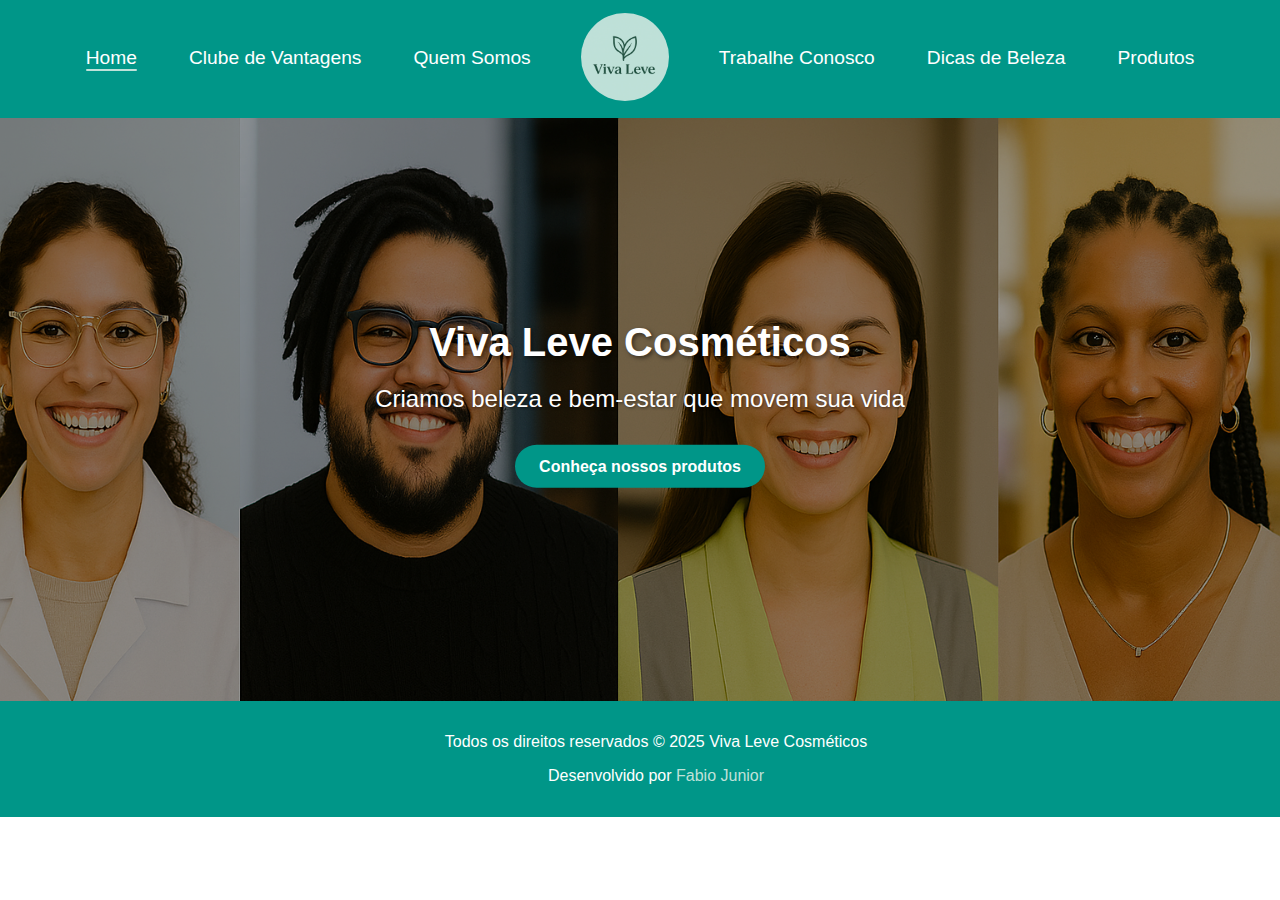
<file: index.html>
<!DOCTYPE html>
<html lang="pt-br">

<head>
  <meta charset="UTF-8">
  <meta name="viewport" content="width=device-width, initial-scale=1.0">
  <link rel="stylesheet" href="css/style.css">
  <link rel="stylesheet" href="css/menu.css">
  <link rel="stylesheet" href="css/index.css">
  <link rel="stylesheet" href="css/footer.css">
  <title>Viva Leve Cosméticos</title>
  <link rel="shortcut icon" type="image/png" href="img/logo.png">
</head>

<body>
  <header>
    <nav class="menu">
      <ul>
        <li><a class="ativo" href="index.html">Home</a></li>
        <li><a href="clube.html">Clube de Vantagens</a></li>
        <li><a href="sobre.html">Quem Somos</a></li>
        <li><img class="logo" src="img/logo.png" alt="logo Viva Leve"></li>
        <li><a href="contato.html">Trabalhe Conosco</a></li>
        <li><a href="dicas.html">Dicas de Beleza</a></li>
        <li><a href="produtos.html">Produtos</a></li>
      </ul>
    </nav>
  </header>
  <main>
    <section class="container">
      <img src="img/funcionarios.png" alt="funcionarios">
      <div class="infos">
        <h1>Viva Leve Cosméticos</h1>
        <h2>Criamos beleza e bem-estar que movem sua vida</h2>
        <button><a href="produtos.html">Conheça nossos produtos</a></button>
      </div>

    </section>
    <footer>
      <p>Todos os direitos reservados &copy; 2025 Viva Leve Cosméticos</p>
      <p>Desenvolvido por <a href="https://github.com/fnjunior95">Fabio Junior</a></p>
    </footer>
  </main>
</body>

</html>
</file>
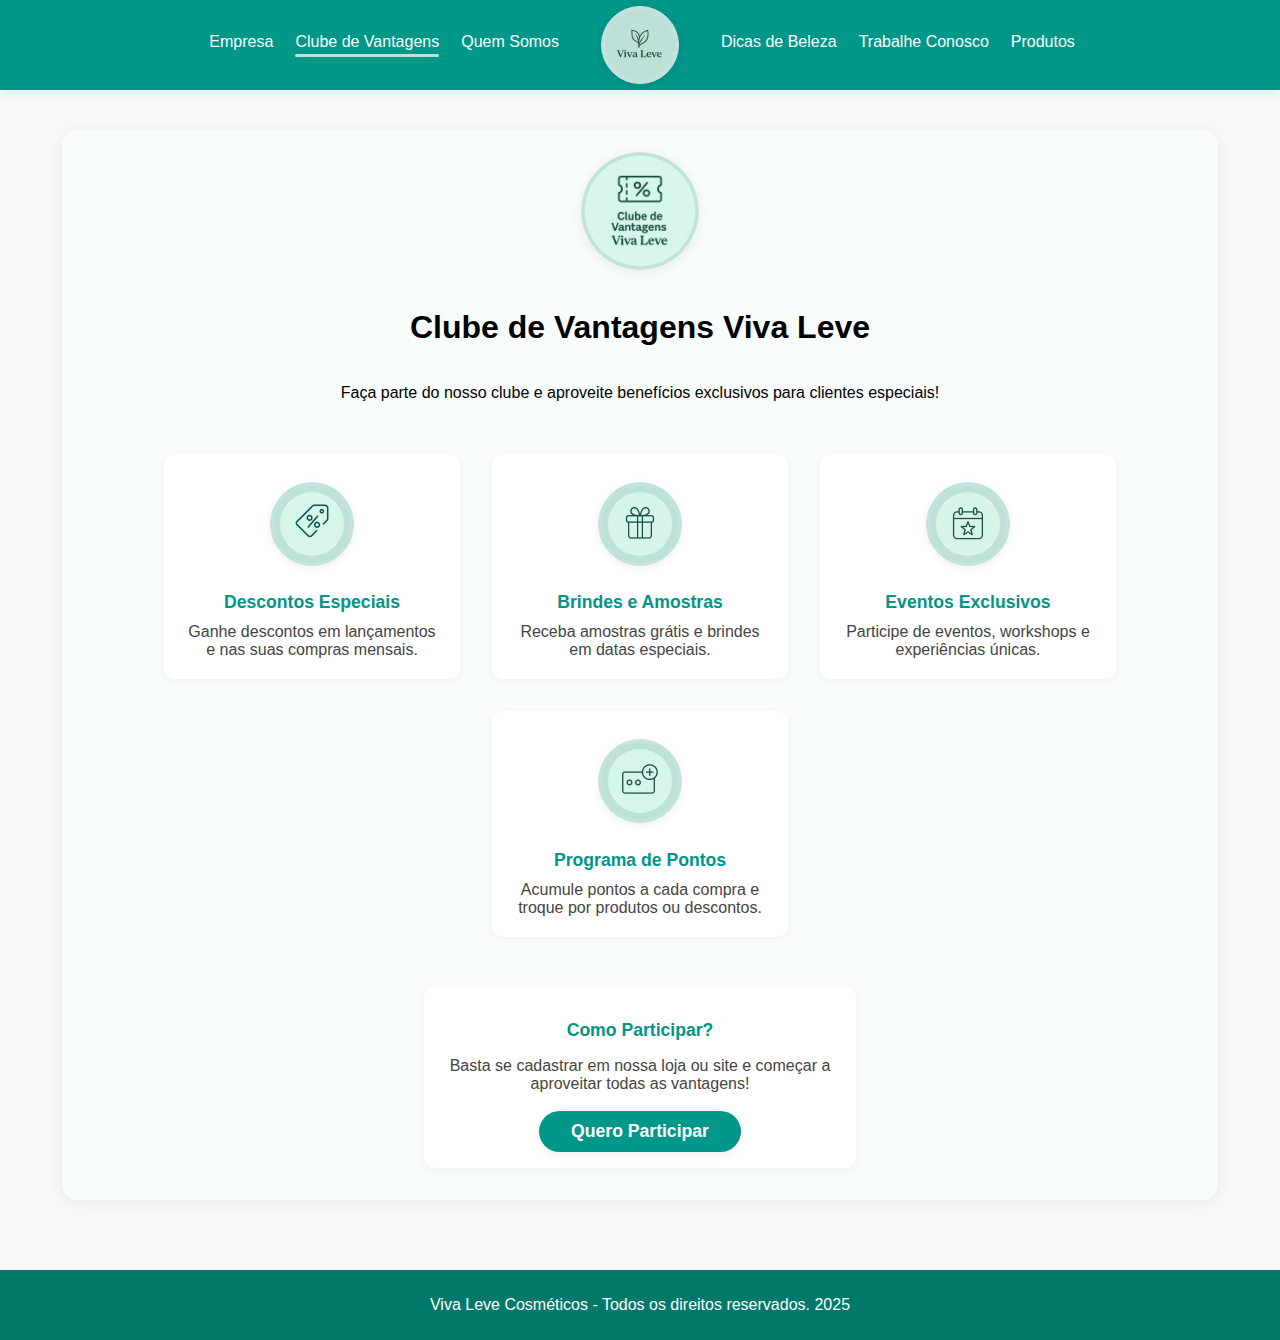
<file: clube-de-vantagens.html>
<!DOCTYPE html>
<html lang="pt-BR">
<head>
  <meta charset="UTF-8">
  <meta name="viewport" content="width=device-width, initial-scale=1.0">
  <title>Clube de Vantagens | Viva Leve</title>
  <link rel="stylesheet" href="css/estilo.css">
  <link rel="stylesheet" href="css/clube-de-vantagens.css">
</head>
<body>
  <header>
    <nav class="nav-centralizado">
      <ul class="menu menu-esquerda">
        <li><a href="index.html">Empresa</a></li>
        <li><a href="clube-de-vantagens.html" class="ativo">Clube de Vantagens</a></li>
        <li><a href="quem-somos.html">Quem Somos</a></li>
      </ul>
      <img src="img/logo.png" alt="Logo Viva Leve" class="logo logo-central">
      <ul class="menu menu-direita">
        <li><a href="dicas-de-beleza.html">Dicas de Beleza</a></li>
        <li><a href="trabalhe-conosco.html">Trabalhe Conosco</a></li>
        <li><a href="produtos.html">Produtos</a></li>
      </ul>
    </nav>
  </header>
  <main>
    <section class="clube-container">
      <img src="img/clube-vantagens.png" alt="Clube Viva Leve" class="clube-img">
      <h1>Clube de Vantagens Viva Leve</h1>
      <p>Faça parte do nosso clube e aproveite benefícios exclusivos para clientes especiais!</p>
      <div class="clube-beneficios-lista">
        <div class="clube-beneficio-card">
          <img src="img/descontos.png" alt="Descontos Exclusivos">
          <h2>Descontos Especiais</h2>
          <p>Ganhe descontos em lançamentos e nas suas compras mensais.</p>
        </div>
        <div class="clube-beneficio-card">
          <img src="img/brindes.png" alt="Brindes e Amostras">
          <h2>Brindes e Amostras</h2>
          <p>Receba amostras grátis e brindes em datas especiais.</p>
        </div>
        <div class="clube-beneficio-card">
          <img src="img/eventos.png" alt="Eventos Exclusivos">
          <h2>Eventos Exclusivos</h2>
          <p>Participe de eventos, workshops e experiências únicas.</p>
        </div>
        <div class="clube-beneficio-card">
          <img src="img/pontos.png" alt="Programa de Pontos">
          <h2>Programa de Pontos</h2>
          <p>Acumule pontos a cada compra e troque por produtos ou descontos.</p>
        </div>
      </div>
      <div class="clube-chamada">
        <h2>Como Participar?</h2>
        <p>Basta se cadastrar em nossa loja ou site e começar a aproveitar todas as vantagens!</p>
        <a href="#" class="clube-btn">Quero Participar</a>
      </div>
    </section>
  </main>
  <div class="footer-separador"></div>
  <footer>
    <p>Viva Leve Cosméticos - Todos os direitos reservados. 2025</p>
  </footer>
</body>
</html>
</file>
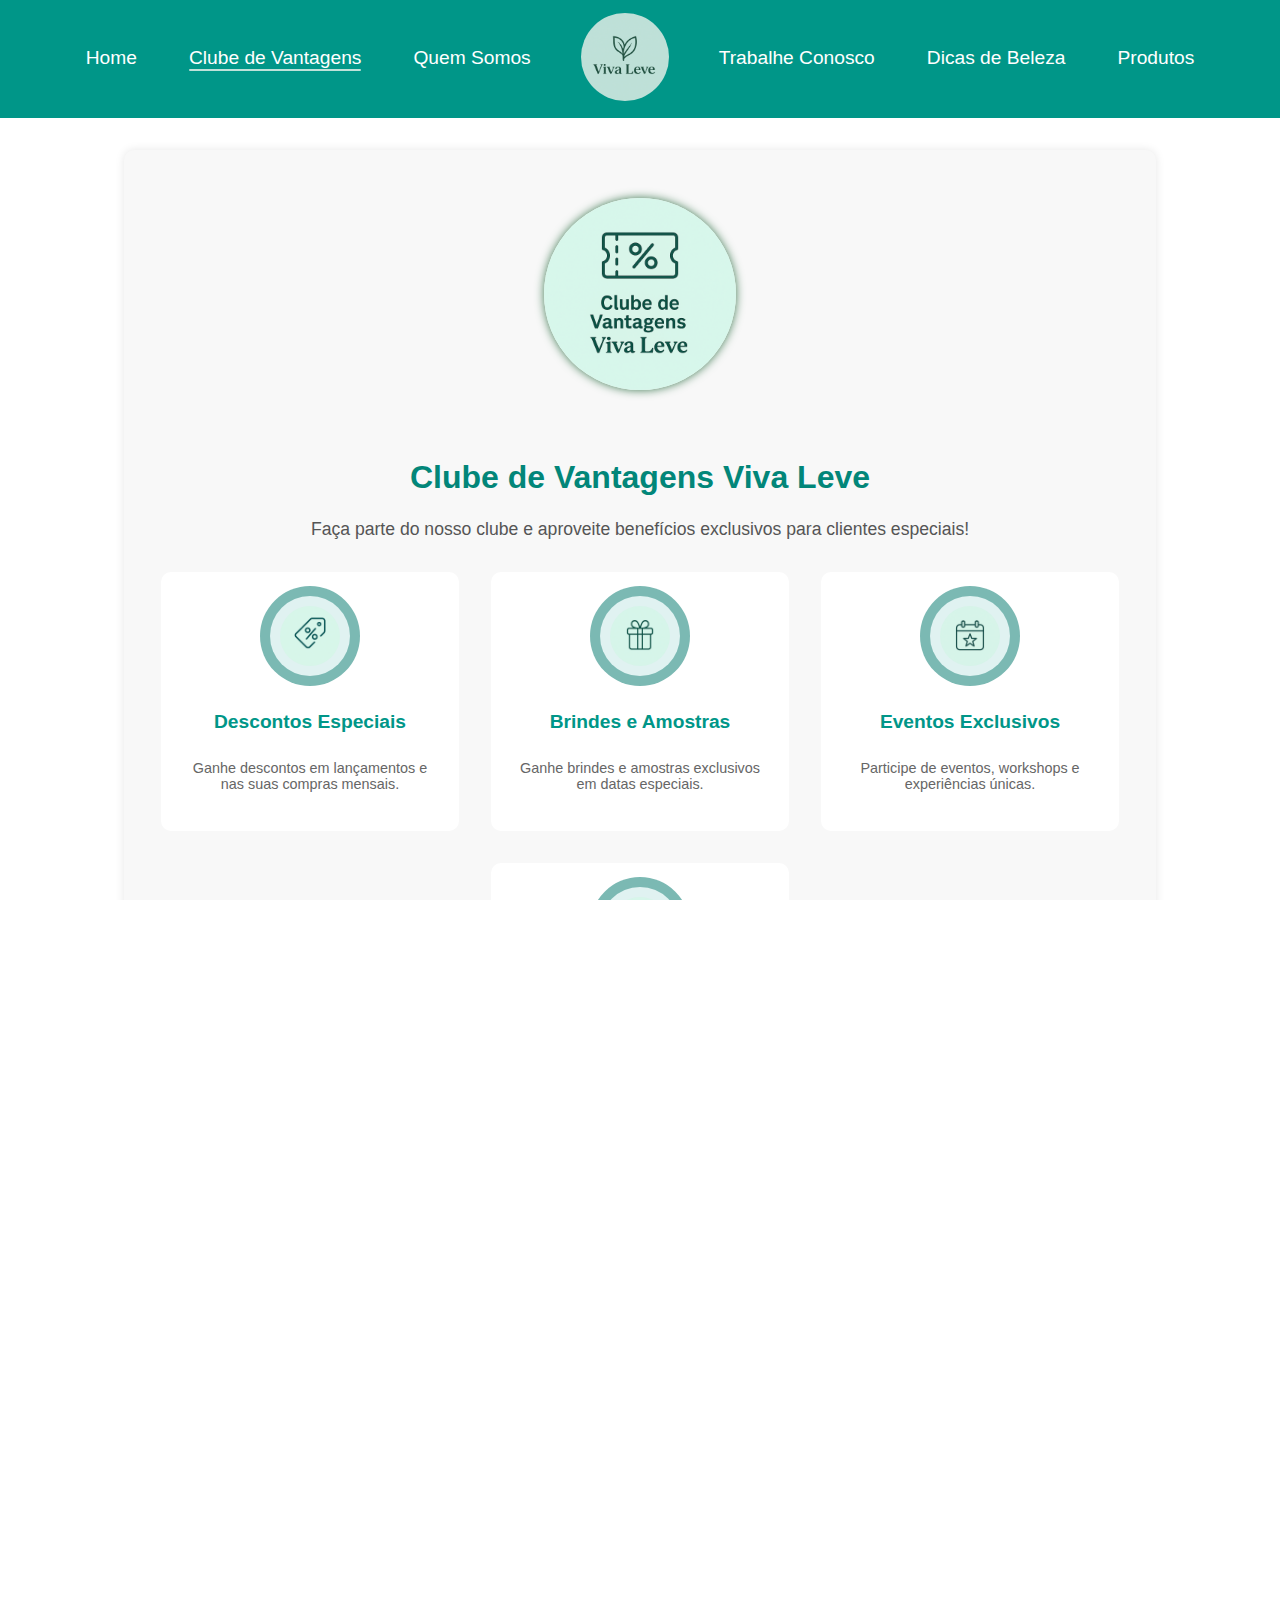
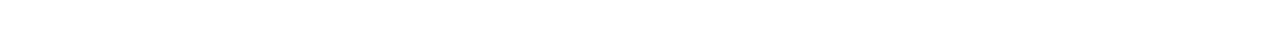
<file: clube.html>
<!DOCTYPE html>
<html lang="pt-br">

<head>
    <meta charset="UTF-8">
    <meta name="viewport" content="width=device-width, initial-scale=1.0">
    <link rel="stylesheet" href="./css/style.css">
    <link rel="stylesheet" href="./css/menu.css">
    <link rel="stylesheet" href="./css/clube.css">
    <link rel="stylesheet" href="./css/footer.css">

    <title>Clube de Vantagens</title>
    <link rel="shortcut icon" type="image/png" href="./img/logo.png">
</head>

<body>
    <header>
        <nav class="menu">
            <ul>
                <li><a href="index.html">Home</a></li>
                <li><a class="ativo" href="clube.html">Clube de Vantagens</a></li>
                <li><a href="sobre.html">Quem Somos</a></li>
                <li><img class="logo" src="./img/logo.png" alt="logo Viva Leve"></li>
                <li><a href="contato.html">Trabalhe Conosco</a></li>
                <li><a href="dicas.html">Dicas de Beleza</a></li>
                <li><a href="produtos.html">Produtos</a></li>
            </ul>
        </nav>
    </header>
    <section class="container">
        <img class="clube" src="./img/clube-vantagens.png" alt="clube de vantagens">
        <div class="infos">
            <h1>Clube de Vantagens Viva Leve</h1>
            <h2>Faça parte do nosso clube e aproveite benefícios exclusivos para clientes especiais!</h2>
            <div class="infoCards">
                <div class="card">
                    <img src="./img/descontos.png" alt="descontos">
                    <h3>Descontos Especiais</h3>
                    <p>Ganhe descontos em lançamentos e nas suas compras mensais.</p>
                </div>
                <div class="card">
                    <img src="./img/brindes.png" alt="brindes">
                    <h3>Brindes e Amostras</h3>
                    <p>Ganhe brindes e amostras exclusivos em datas especiais.</p>
                </div>
                <div class="card">
                    <img src="./img/eventos.png" alt="eventos">
                    <h3>Eventos Exclusivos</h3>
                    <p>Participe de eventos, workshops e experiências únicas.</p>
                </div>
                <div class="card">
                    <img src="./img/pontos.png" alt="pontos">
                    <h3>Programa de Pontos</h3>
                    <p>Acumule pontos a cada compra e troque por produtos ou descontos.</p>
                </div>
                <div class="cardComoParticipar">
                    <h3>Como Participar?</h3>
                    <p>Basta se cadastrar em nossa loja ou site e começar a aproveitar todas as vantagens!</p>
                    <button onClick="alert('Cadastrado com sucesso!')">Quero Participar!</button>
                </div>
            </div>
        </div>
    </section>
    <footer>
        <p>Todos os direitos reservados &copy; 2025 Viva Leve Cosméticos</p>
        <p>Desenvolvido por <a href="https://github.com/fnjunior95">Fabio Junior</a></p>
    </footer>
</body>

</html>
</file>
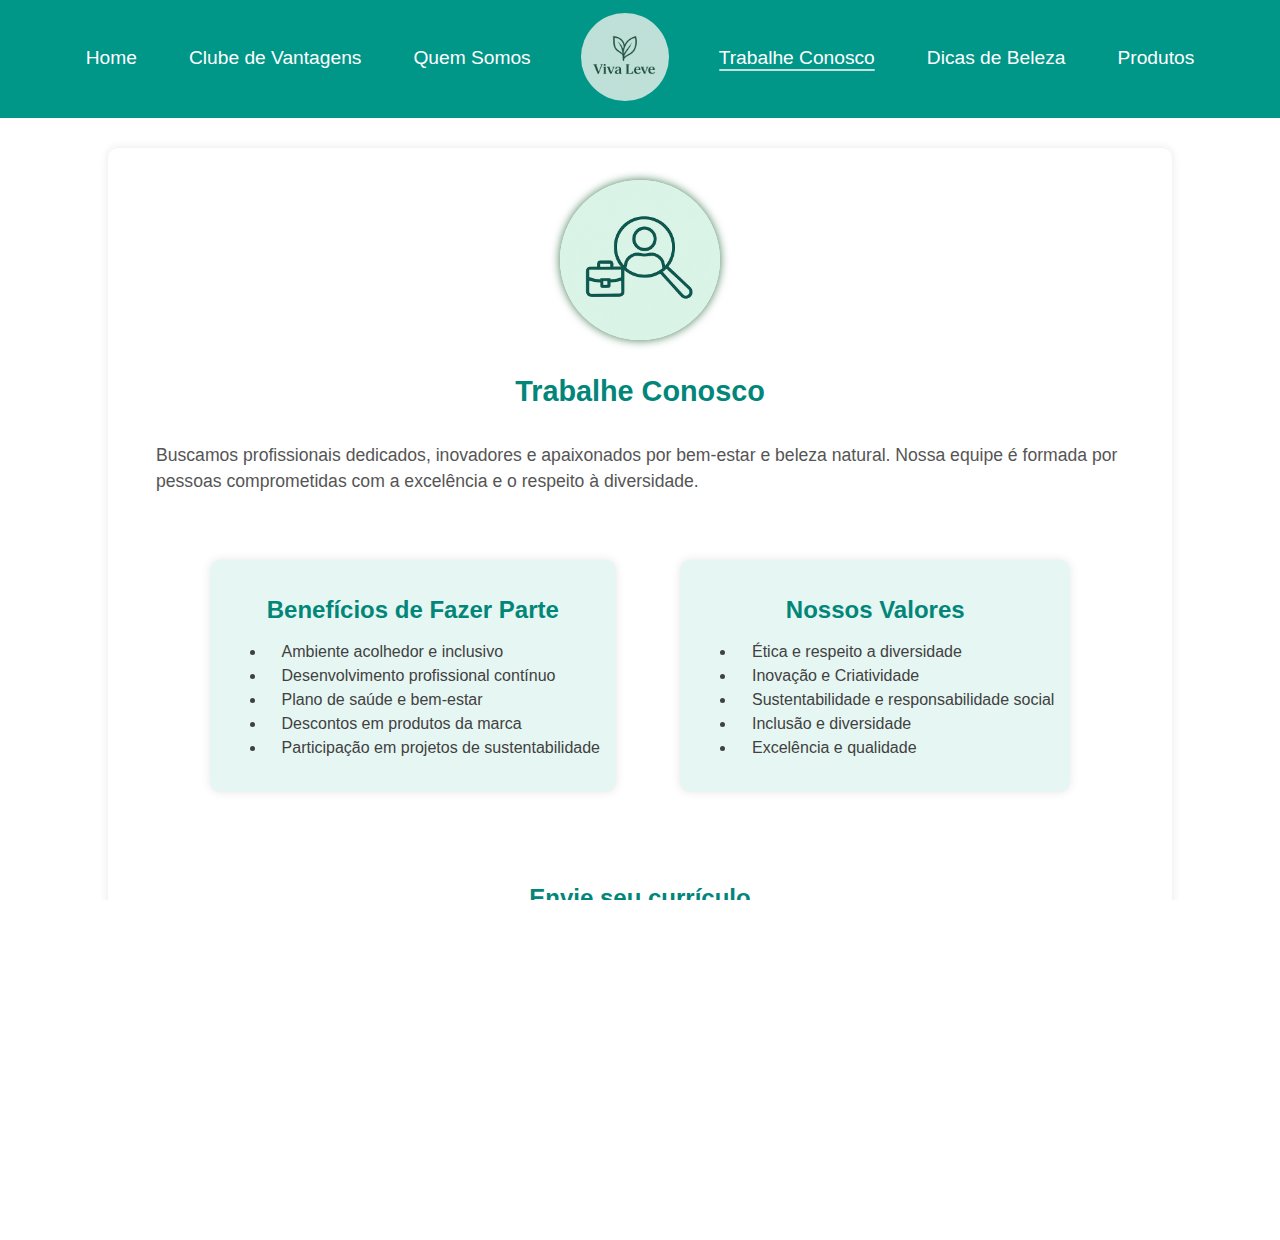
<file: contato.html>
<!DOCTYPE html>
<html lang="pt-br">

<head>
    <meta charset="UTF-8">
    <meta name="viewport" content="width=device-width, initial-scale=1.0">
    <link rel="stylesheet" href="./css/style.css">
    <link rel="stylesheet" href="./css/menu.css">
    <link rel="stylesheet" href="./css/contato.css">
    <link rel="stylesheet" href="./css/footer.css">
    <title>Trabalhe Conosco</title>
    <link rel="shortcut icon" type="image/png" href="./img/logo.png">
</head>

<body>
    <header>
        <nav class="menu">
            <ul>
                <li><a href="index.html">Home</a></li>
                <li><a href="clube.html">Clube de Vantagens</a></li>
                <li><a href="sobre.html">Quem Somos</a></li>
                <li><img class="logo" src="./img/logo.png" alt="logo Viva Leve"></li>
                <li><a class="ativo" href="contato.html">Trabalhe Conosco</a></li>
                <li><a href="dicas.html">Dicas de Beleza</a></li>
                <li><a href="produtos.html">Produtos</a></li>
            </ul>
        </nav>
    </header>
    <main>
        <div class="intro">
             <img src="./img/trabalhe-conosco.png" alt="trabalhe conosco">
        <h1>Trabalhe Conosco</h1>
        <p>Buscamos profissionais dedicados, inovadores e apaixonados por bem-estar e beleza natural.
            Nossa equipe é formada por pessoas comprometidas com a excelência e o respeito à diversidade.</p>
        </div>
       
        <div class="cards">
            <div class="beneficios">
                <h2>Benefícios de Fazer Parte</h2>
                <ul>
                    <li>Ambiente acolhedor e inclusivo</li>
                    <li>Desenvolvimento profissional contínuo</li>
                    <li>Plano de saúde e bem-estar</li>
                    <li>Descontos em produtos da marca</li>
                    <li>Participação em projetos de sustentabilidade</li>
                </ul>
            </div>
            <div class="nossosValores">
                <h2>Nossos Valores</h2>
                <ul>
                    <li>Ética e respeito a diversidade</li>
                    <li>Inovação e Criatividade</li>
                    <li>Sustentabilidade e responsabilidade social</li>
                    <li>Inclusão e diversidade</li>
                    <li>Excelência e qualidade</li>
                </ul>
            </div>            
        </div>
        <div class="contato">
            <h2>Envie seu currículo</h2>
            <p>Venha fazer parte do nosso time! Envie seu currículo para:</p>
            <a href="mailto:rh@vivaleve.com">rh@vivaleve.com</a>
            <p>Ou entregue presencialmente em nossa sede:</p>
            <p>Rua das Flores, 123 - Centro, São Paulo - SP</p>  
        </div>
    </main>
    <footer>
        <p>Todos os direitos reservados &copy; 2025 Viva Leve Cosméticos</p>
        <p>Desenvolvido por <a href="https://github.com/fnjunior95">Fabio Junior</a></p>
    </footer>     
</body>

</html>
</file>
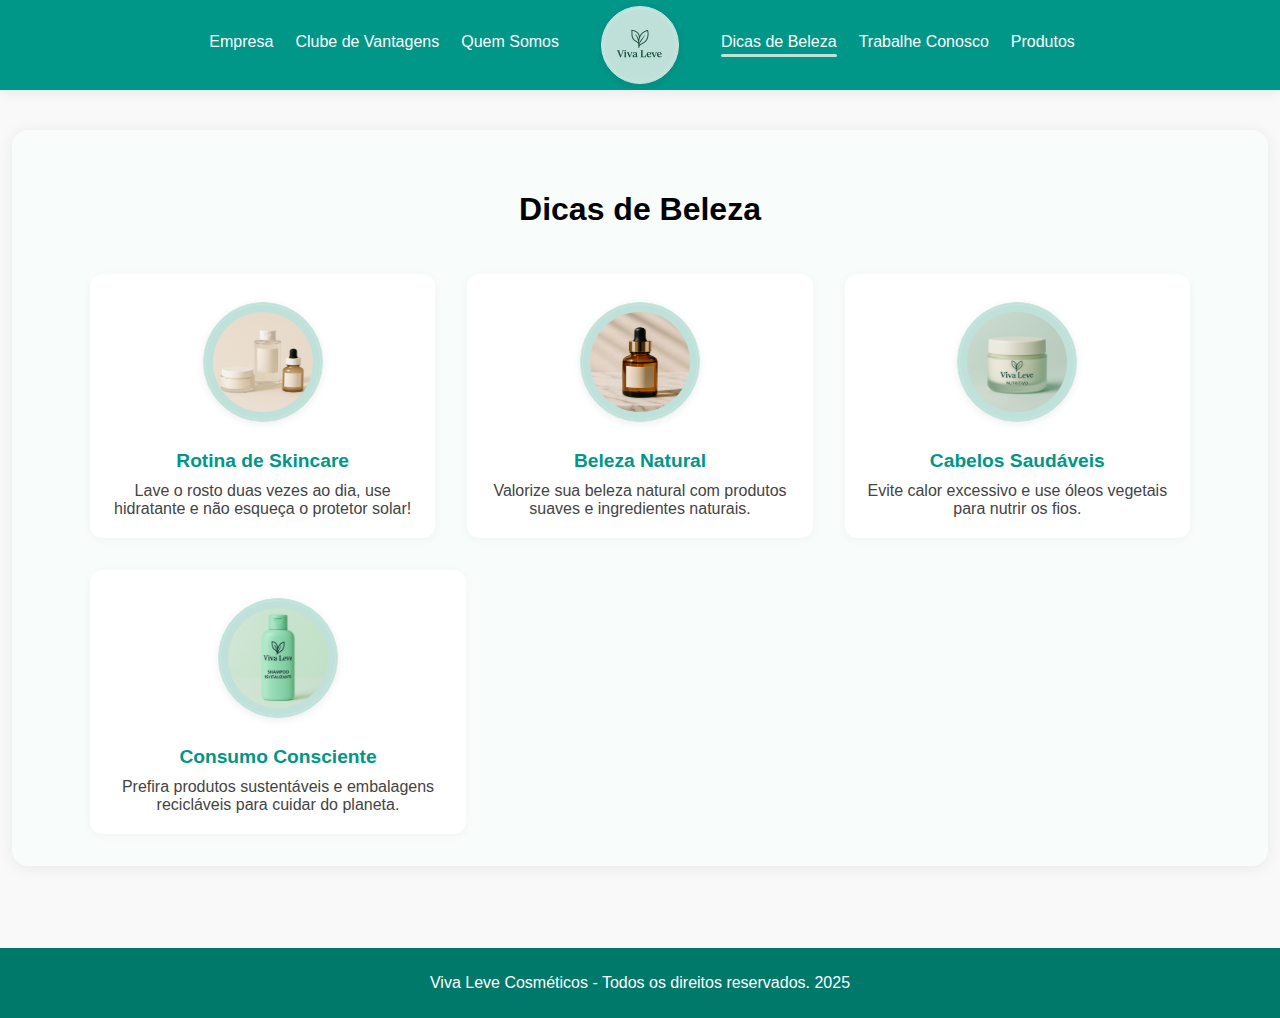
<file: dicas-de-beleza.html>
<!DOCTYPE html>
<html lang="pt-br">
<head>
  <meta charset="UTF-8">
  <meta name="viewport" content="width=device-width, initial-scale=1.0">
  <title>Dicas de Beleza | Viva Leve</title>
  <link rel="stylesheet" href="css/estilo.css">
  <link rel="stylesheet" href="css/dicas-de-beleza.css">
</head>
<body>
  <header>
    <nav class="nav-centralizado">
      <ul class="menu menu-esquerda">
        <li><a href="index.html">Empresa</a></li>
        <li><a href="clube-de-vantagens.html">Clube de Vantagens</a></li>
        <li><a href="quem-somos.html">Quem Somos</a></li>
      </ul>
      <img src="img/logo.png" alt="Logo Viva Leve" class="logo logo-central">
      <ul class="menu menu-direita">
        <li><a href="dicas-de-beleza.html" class="ativo">Dicas de Beleza</a></li>
        <li><a href="trabalhe-conosco.html">Trabalhe Conosco</a></li>
        <li><a href="produtos.html">Produtos</a></li>
      </ul>
    </nav>
  </header>
  <main>
    <section class="dicas-container">
      <h1>Dicas de Beleza</h1>
      <div class="dicas-lista">
        <div class="dica-card">
          <img src="img/frascos-skin-care.png" alt="Skincare" class="dica-icone">
          <h2>Rotina de Skincare</h2>
          <p>Lave o rosto duas vezes ao dia, use hidratante e não esqueça o protetor solar!</p>
        </div>
        <div class="dica-card">
          <img src="img/frasco.png" alt="Beleza Natural" class="dica-icone">
          <h2>Beleza Natural</h2>
          <p>Valorize sua beleza natural com produtos suaves e ingredientes naturais.</p>
        </div>
        <div class="dica-card">
          <img src="img/produto1.png" alt="Cabelos Saudáveis" class="dica-icone">
          <h2>Cabelos Saudáveis</h2>
          <p>Evite calor excessivo e use óleos vegetais para nutrir os fios.</p>
        </div>
        <div class="dica-card">
          <img src="img/produto2.png" alt="Consumo Consciente" class="dica-icone">
          <h2>Consumo Consciente</h2>
          <p>Prefira produtos sustentáveis e embalagens recicláveis para cuidar do planeta.</p>
        </div>
      </div>
    </section>
  </main>
  <div class="footer-separador"></div>
  <footer>
    <p>Viva Leve Cosméticos - Todos os direitos reservados. 2025</p>
  </footer>
</body>
</html>
</file>
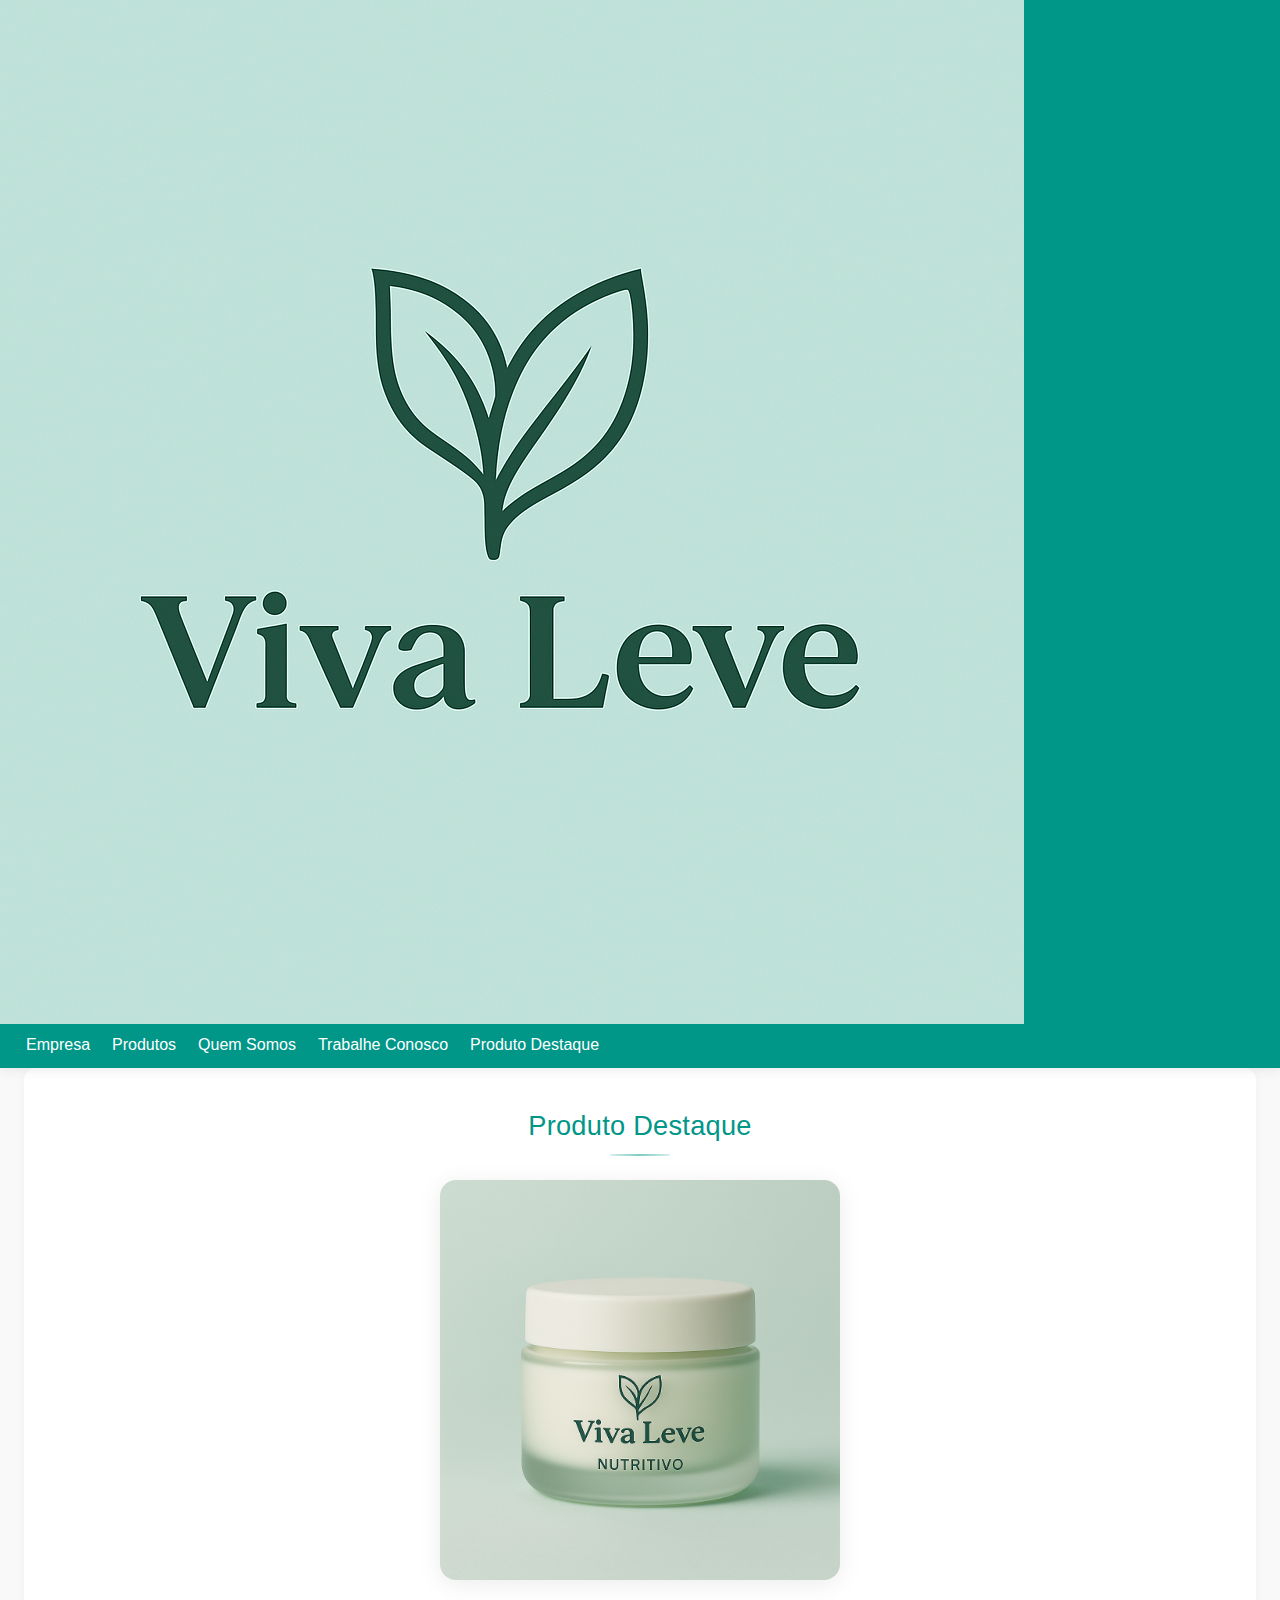
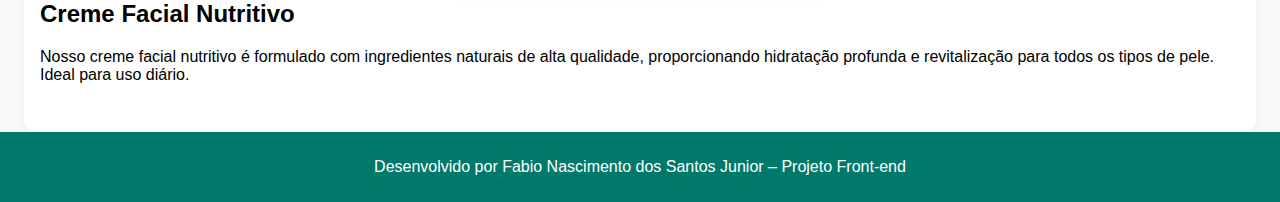
<file: produto-destaque.html>
<!DOCTYPE html>
<html lang="pt-BR">
<head>
  <meta charset="UTF-8">
  <meta name="viewport" content="width=device-width, initial-scale=1.0">
  <title>Viva Leve - Produto Destaque</title>
  <link rel="stylesheet" href="css/estilo.css">
</head>
<body>
  <header>
    <img src="img/logo.png" alt="Logo Viva Leve" class="logo">
    <nav>
      <ul class="menu">
        <li><a href="index.html">Empresa</a></li>
        <li><a href="produtos.html">Produtos</a></li>
        <li><a href="quem-somos.html">Quem Somos</a></li>
        <li><a href="trabalhe-conosco.html">Trabalhe Conosco</a></li>
        <li><a href="produto-destaque.html">Produto Destaque</a></li>
      </ul>
    </nav>
  </header>
  <main>
    <section class="container">
      <h1>Produto Destaque</h1>
      <div class="produto-destaque">
        <img src="img/produto1.png" alt="Produto Destaque" class="imagem-principal">
        <h2>Creme Facial Nutritivo</h2>
        <p>Nosso creme facial nutritivo é formulado com ingredientes naturais de alta qualidade, proporcionando hidratação profunda e revitalização para todos os tipos de pele. Ideal para uso diário.</p>
      </div>
    </section>
  </main>
  <footer>
    <p>Desenvolvido por Fabio Nascimento dos Santos Junior – Projeto Front-end</p>
  </footer>
</body>
</html>
</file>
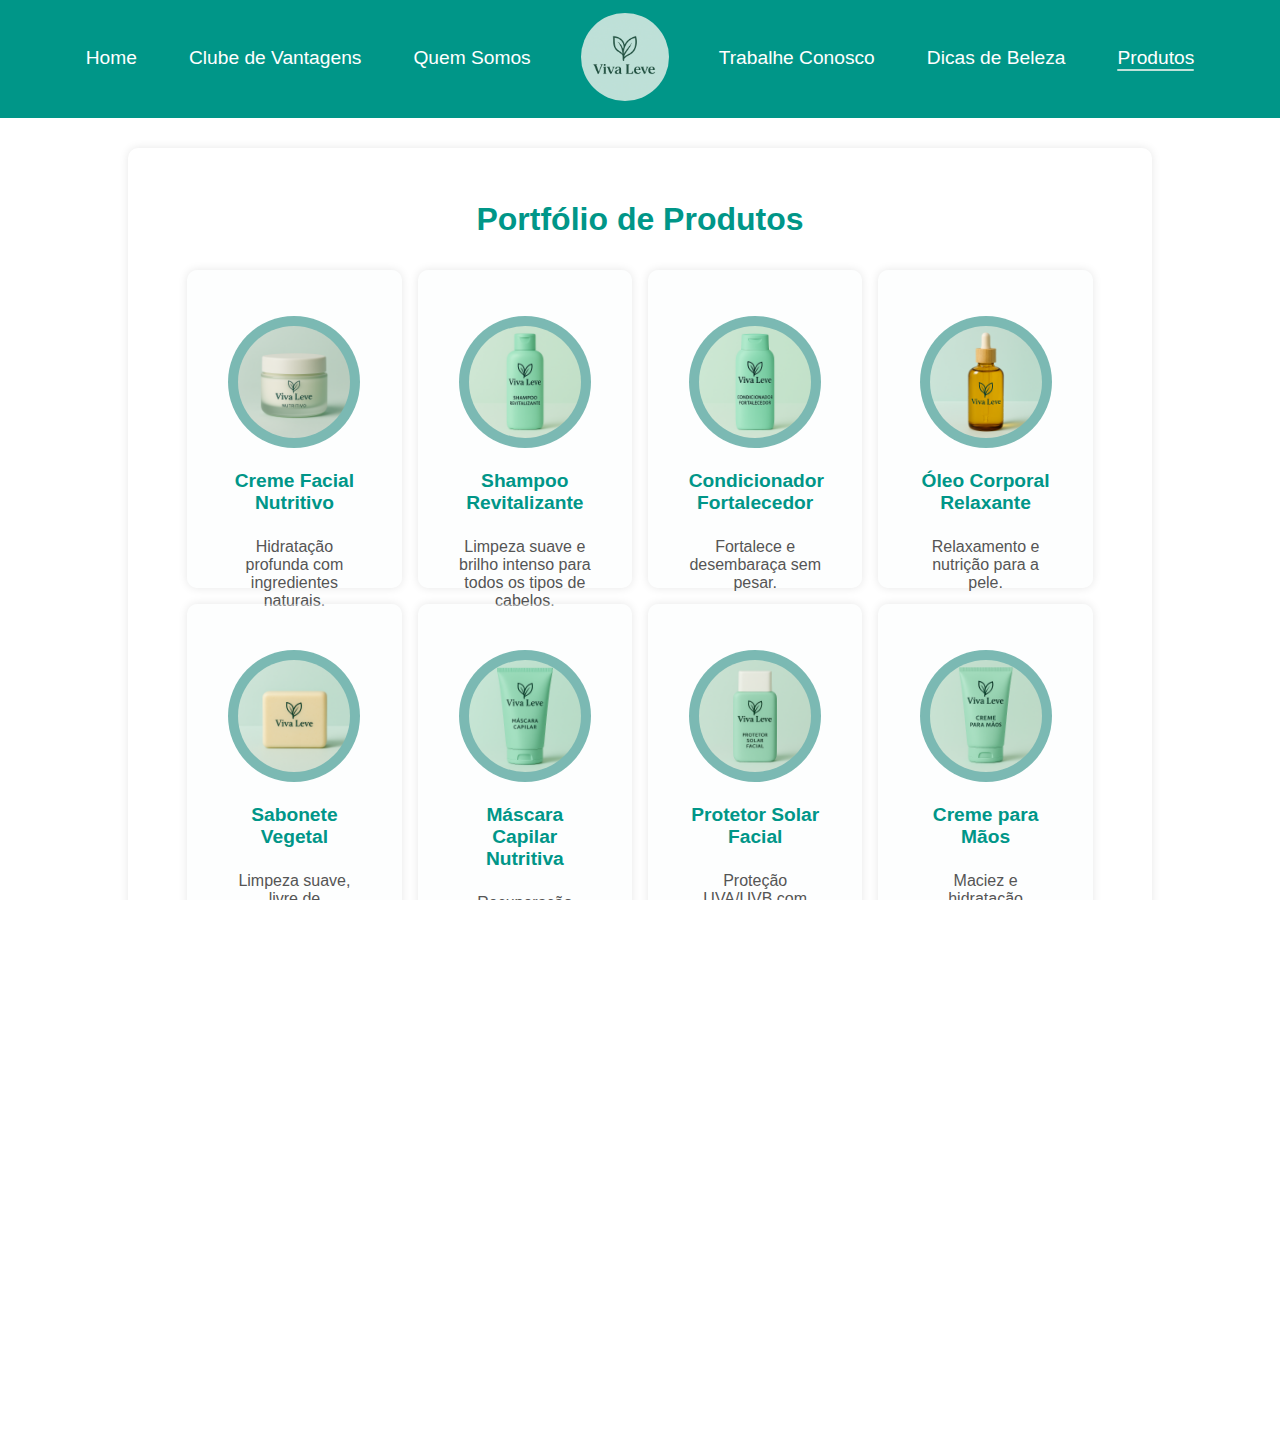
<file: produtos.html>
<!DOCTYPE html>
<html lang="pt-br">

<head>
    <meta charset="UTF-8">
    <meta name="viewport" content="width=device-width, initial-scale=1.0">
    <link rel="stylesheet" href="../css/style.css">
    <link rel="stylesheet" href="../css/menu.css">
    <link rel="stylesheet" href="../css/produtos.css">
    <link rel="stylesheet" href="../css/footer.css">
    <title>Produtos Viva Leve</title>
    <link rel="shortcut icon" type="image/png" href="../img/logo.png">
</head>

<body>
    <header>
        <nav class="menu">
            <ul>
                <li><a href="index.html">Home</a></li>
                <li><a href="clube.html">Clube de Vantagens</a></li>
                <li><a href="sobre.html">Quem Somos</a></li>
                <li><img class="logo" src="../img/logo.png" alt="logo Viva Leve"></li>
                <li><a href="contato.html">Trabalhe Conosco</a></li>
                <li><a href="dicas.html">Dicas de Beleza</a></li>
                <li><a class="ativo" href="produtos.html">Produtos</a></li>
            </ul>
        </nav>
    </header>
    <main>
        <section class="container">
            <h1>Portfólio de Produtos</h1>
            <div class="produtos">
                <div class="cards">
                    <img src="../img/produto1.png" alt="Produto">
                    <h2>Creme Facial Nutritivo</h2>
                    <p>Hidratação profunda com ingredientes naturais.</p>
                </div>
                <div class="cards">
                    <img src="../img/produto2.png" alt="Produto2">
                    <h2>Shampoo Revitalizante</h2>
                    <p>Limpeza suave e brilho intenso para todos os tipos de cabelos.</p>
                </div>
                <div class="cards">
                    <img src="../img/produto3.png" alt="Produto3">
                    <h2>Condicionador Fortalecedor</h2>
                    <p>Fortalece e desembaraça sem pesar.</p>
                </div>
                <div class="cards">
                    <img src="../img/produto4.png" alt="Produto4">
                    <h2>Óleo Corporal Relaxante</h2>
                    <p>Relaxamento e nutrição para a pele.</p>
                </div>
                <div class="cards">
                    <img src="../img/produto5.png" alt="Produto5">
                    <h2>Sabonete Vegetal</h2>
                    <p>Limpeza suave, livre de parabenos.</p>
                </div>
                <div class="cards">
                    <img src="../img/produto6.png" alt="Produto6">
                    <h2>Máscara Capilar Nutritiva</h2>
                    <p>Recuperação intensiva para cabelos danificados.</p>
                </div>
                <div class="cards">
                    <img src="../img/produto7.png" alt="Produto7">
                    <h2>Protetor Solar Facial</h2>
                    <p>Proteção UVA/UVB com toque seco</p>
                </div>
                <div class="cards">
                    <img src="../img/produto8.png" alt="Produto8">
                    <h2>Creme para Mãos</h2>
                    <p>Maciez e hidratação prolongada.</p>
                </div>
                <div class="cards">
                    <img src="../img/produto9.png" alt="Produto9">
                    <h2>Desodorante Natural</h2>
                    <p>Proteção eficaz sem aluminio.</p>
                </div>
                <div class="cards">
                    <img src="../img/produto10.png" alt="Produto10">
                    <h2>Água Micelar</h2>
                    <p>Limpeza facial suave e eficiente.</p>
                </div>
            </div>
        </section>
    </main>
    <footer>
        <p>Todos os direitos reservados &copy; 2025 Viva Leve Cosméticos</p>
        <p>Desenvolvido por <a href="https://github.com/fnjunior95">Fabio Junior</a></p>
    </footer>
</body>

</html>
</file>
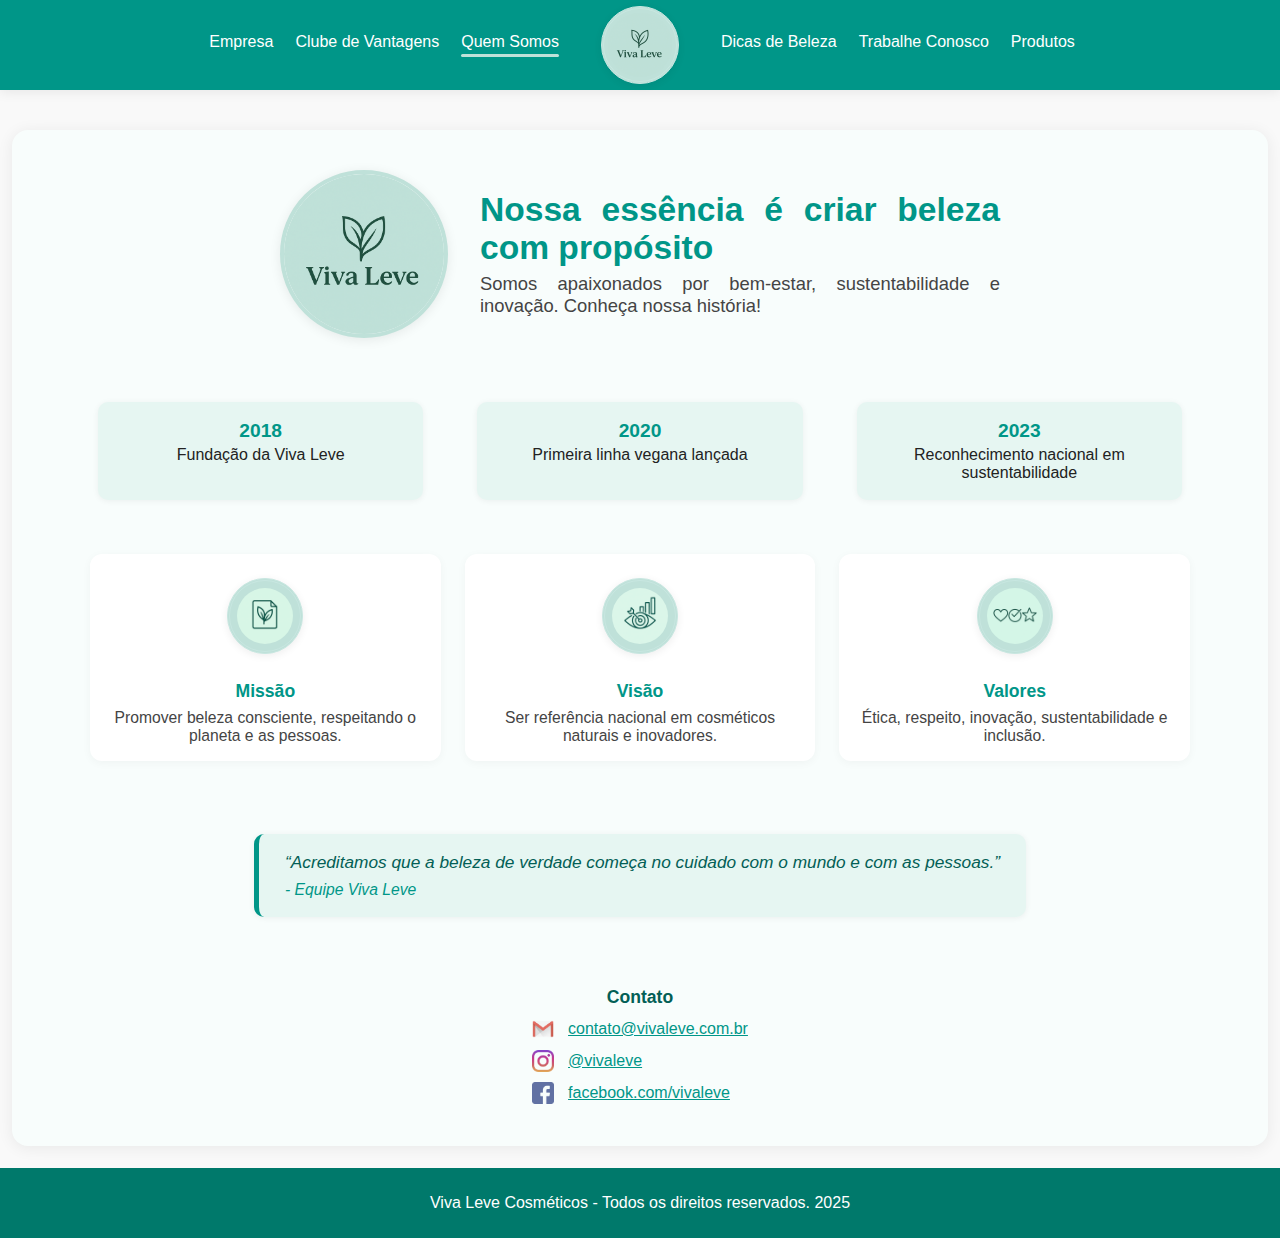
<file: quem-somos.html>
<!DOCTYPE html>
<html lang="pt-BR">
<head>
  <meta charset="UTF-8">
  <meta name="viewport" content="width=device-width, initial-scale=1.0">
  <title>Viva Leve - Quem Somos</title>
  <link rel="stylesheet" href="css/estilo.css">
  <link rel="stylesheet" href="css/quem-somos.css">
</head>
<body>
  <header>
    <nav class="nav-centralizado">
      <ul class="menu menu-esquerda">
        <li><a href="index.html">Empresa</a></li>
        <li><a href="clube-de-vantagens.html">Clube de Vantagens</a></li>
        <li><a href="quem-somos.html" class="ativo">Quem Somos</a></li>
      </ul>
      <img src="img/logo.png" alt="Logo Viva Leve" class="logo logo-central">
      <ul class="menu menu-direita">
        <li><a href="dicas-de-beleza.html">Dicas de Beleza</a></li>
        <li><a href="trabalhe-conosco.html">Trabalhe Conosco</a></li>
        <li><a href="produtos.html">Produtos</a></li>
      </ul>
    </nav>
  </header>

  <main>
  <section class="quem-container">
    <div class="quem-topo">
      <img src="img/logo.png" alt="Logo Viva Leve" class="quem-foto">
      <div class="quem-frase">
        <h1>Nossa essência é criar beleza com propósito</h1>
        <p>Somos apaixonados por bem-estar, sustentabilidade e inovação. Conheça nossa história!</p>
      </div>
    </div>
    <div class="quem-timeline">
      <div class="timeline-item">
        <span class="timeline-ano">2018</span>
        <span class="timeline-texto">Fundação da Viva Leve</span>
      </div>
      <div class="timeline-item">
        <span class="timeline-ano">2020</span>
        <span class="timeline-texto">Primeira linha vegana lançada</span>
      </div>
      <div class="timeline-item">
        <span class="timeline-ano">2023</span>
        <span class="timeline-texto">Reconhecimento nacional em sustentabilidade</span>
      </div>
    </div>
    <div class="quem-cards">
      <div class="quem-card">
        <img src="img/missao.png" alt="Missão">
        <h2>Missão</h2>
        <p>Promover beleza consciente, respeitando o planeta e as pessoas.</p>
      </div>
      <div class="quem-card">
        <img src="img/visao.png" alt="Visão">
        <h2>Visão</h2>
        <p>Ser referência nacional em cosméticos naturais e inovadores.</p>
      </div>
      <div class="quem-card">
        <img src="img/valores.png" alt="Valores">
        <h2>Valores</h2>
        <p>Ética, respeito, inovação, sustentabilidade e inclusão.</p>
      </div>
    </div>
    <div class="quem-depoimento">
      <blockquote>
        “Acreditamos que a beleza de verdade começa no cuidado com o mundo e com as pessoas.”<br>
        <span>- Equipe Viva Leve</span>
      </blockquote>
    </div>
    <div class="contato">
  <h2>Contato</h2>
  <ul>
    <li>
      <img src="img/gmail.png" alt="E-mail" class="contato-icone">
      <a href="mailto:contato@vivaleve.com.br">contato@vivaleve.com.br</a>
    </li>
    <li>
      <img src="img/instagram.png" alt="Instagram" class="contato-icone">
      <a href="https://instagram.com/vivaleve" target="_blank">@vivaleve</a>
    </li>
    <li>
      <img src="img/facebook.png" alt="Facebook" class="contato-icone">
      <a href="https://facebook.com/vivaleve" target="_blank">facebook.com/vivaleve</a>
    </li>
  </ul>
</div>
  </section>
</main>

  <div class="footer-separador"></div>
  <footer>
    <p>Viva Leve Cosméticos - Todos os direitos reservados. 2025</p>
  </footer>
</body>
</html>
</file>
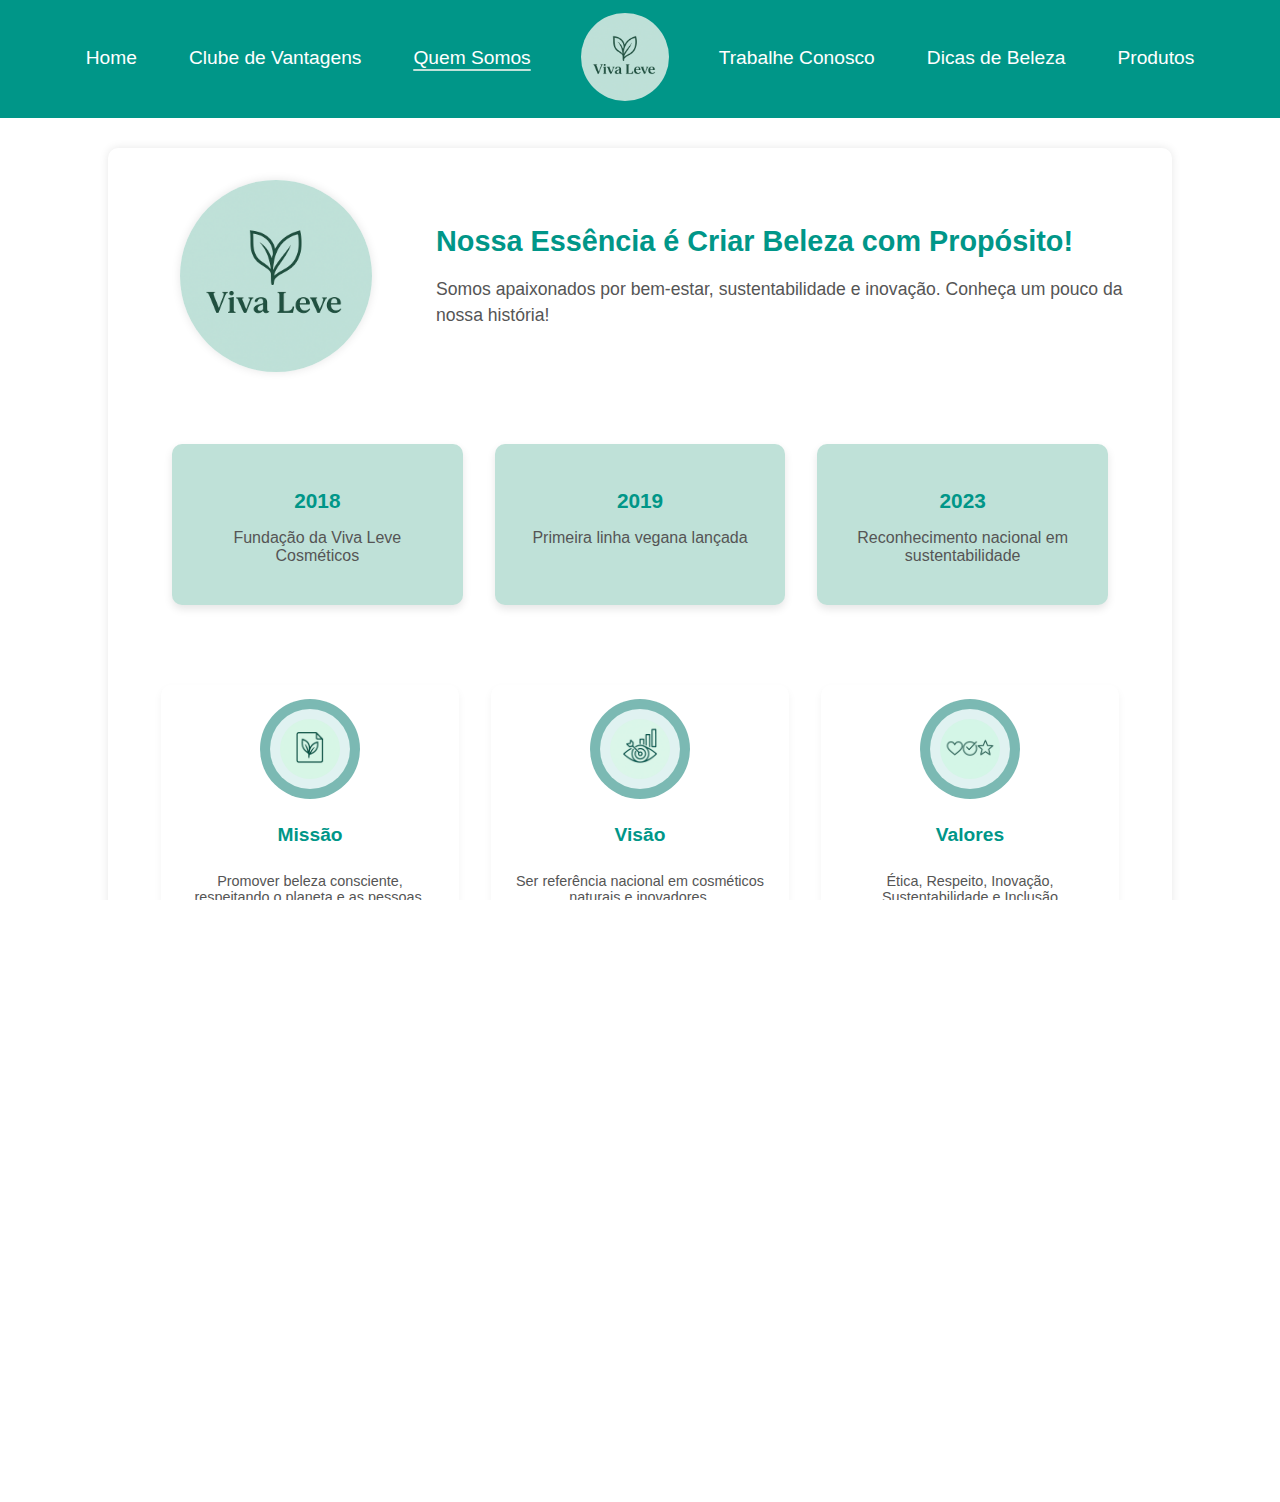
<file: sobre.html>
<!DOCTYPE html>
<html lang="pt-br">

<head>
    <meta charset="UTF-8">
    <meta name="viewport" content="width=device-width, initial-scale=1.0">
    <link rel="stylesheet" href="../css/style.css">
    <link rel="stylesheet" href="../css/menu.css">
    <link rel="stylesheet" href="../css/sobre.css">
    <link rel="stylesheet" href="../css/footer.css">
    <title>Quem Somos</title>
    <link rel="shortcut icon" type="image/png" href="../img/logo.png">
</head>

<body>
    <header>
        <nav class="menu">
            <ul>
                <li><a href="index.html">Home</a></li>
                <li><a href="clube.html">Clube de Vantagens</a></li>
                <li><a class="ativo" href="sobre.html">Quem Somos</a></li>
                <li><img class="logo" src="../img/logo.png" alt="logo Viva Leve"></li>
                <li><a href="contato.html">Trabalhe Conosco</a></li>
                <li><a href="dicas.html">Dicas de Beleza</a></li>
                <li><a href="produtos.html">Produtos</a></li>
            </ul>
        </nav>
    </header>
    <main>
        <section class="intro">
            <img src="../img/logo.png" class="logo" alt="logo Viva Leve">
            <div>
                <h1>Nossa Essência é Criar Beleza com Propósito!</h1>
            <p>Somos apaixonados por bem-estar, sustentabilidade e inovação. Conheça um pouco da nossa história!</p>
            </div>
            
        </section>
        <section class="linhaDoTempo">
                <div class="cardTempo">
                    <h3>2018</h3>
                    <p>Fundação da Viva Leve Cosméticos</p></div>
                    
                <div class="cardTempo">
                     <h3>2019</h3>
                    <p>Primeira linha vegana lançada</p>
                </div>
                   
               <div class="cardTempo">
                <h3>2023</h3>
                    <p>Reconhecimento nacional em sustentabilidade</p>
               </div>
                    

                
            <div>
        </section>
        <section class="valores">
            <div class="infoCards">
                <div class="card">
                    <img src="../img/missao.png" alt="missão">
                    <h3>Missão</h3>
                    <p>Promover beleza consciente, respeitando o planeta e as pessoas.</p>
                </div>
                <div class="card">
                    <img src="../img/visao.png" alt="visão">
                    <h3>Visão</h3>
                    <p>Ser referência nacional em cosméticos naturais e inovadores.</p>
                </div>
                <div class="card">
                    <img src="../img/valores.png" alt="valores">
                    <h3>Valores</h3>
                    <p>Ética, Respeito, Inovação, Sustentabilidade e Inclusão</p>
                </div>
                <q>
                    Acreditamos que a beleza de verdade começa no cuidado com o mundo e com as pessoas
                </q>
            </div>
        </section>
        <section class="contato">
            
                <h1>Contato</h1>
                <p>Entre em contato conosco para mais informações ou dúvidas.</p>
                <img src="../img/gmail.png" alt="gmail">
                <p>contato@vivaleve.com</p>
                <img src="../img/instagram.png" alt="instagram">
                <p>@vivaleve</p>
                <img src="../img/facebook.png" alt="facebook">
                <p>facebook.com/vivaleve</p>
            
        </section>
    </main>
</body>

<footer>
    <p>Todos os direitos reservados &copy; 2025 Viva Leve Cosméticos</p>
    <p>Desenvolvido por <a href="https://github.com/fnjunior95">Fabio Junior</a></p>
</footer>

</html>
</file>
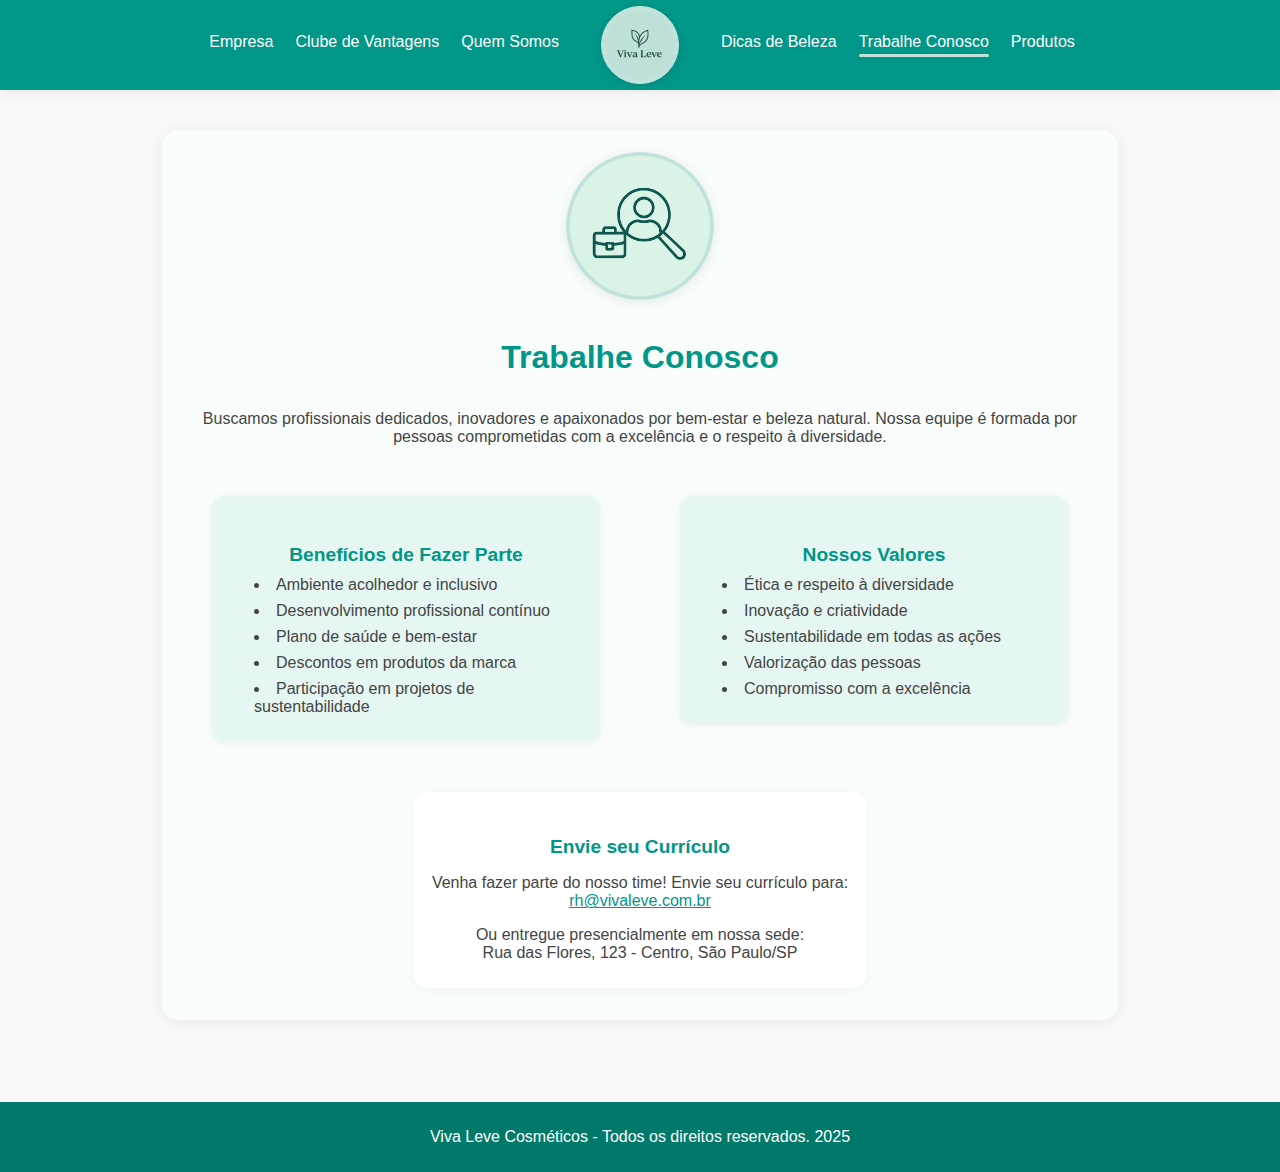
<file: trabalhe-conosco.html>
<!DOCTYPE html>
<html lang="pt-BR">
<head>
  <meta charset="UTF-8">
  <meta name="viewport" content="width=device-width, initial-scale=1.0">
  <title>Viva Leve - Trabalhe Conosco</title>
  <link rel="stylesheet" href="css/estilo.css">
  <link rel="stylesheet" href="css/trabalhe-conosco.css">
</head>
<body>
  <header>
    <nav class="nav-centralizado">
      <ul class="menu menu-esquerda">
        <li><a href="index.html">Empresa</a></li>
        <li><a href="clube-de-vantagens.html">Clube de Vantagens</a></li>
        <li><a href="quem-somos.html">Quem Somos</a></li>
      </ul>
      <img src="img/logo.png" alt="Logo Viva Leve" class="logo logo-central">
      <ul class="menu menu-direita">
        <li><a href="dicas-de-beleza.html">Dicas de Beleza</a></li>
        <li><a href="trabalhe-conosco.html" class="ativo">Trabalhe Conosco</a></li>
        <li><a href="produtos.html">Produtos</a></li>
      </ul>
    </nav>
  </header>
  <main>
    <section class="trabalhe-container">
      <img src="img/trabalhe-conosco.png" alt="Trabalhe Conosco" class="trabalhe-img-equipe">
      <h1>Trabalhe Conosco</h1>
      <p>Buscamos profissionais dedicados, inovadores e apaixonados por bem-estar e beleza natural. Nossa equipe é formada por pessoas comprometidas com a excelência e o respeito à diversidade.</p>
      <div class="trabalhe-beneficios-valores">
        <div class="trabalhe-beneficios">
          <h2>Benefícios de Fazer Parte</h2>
          <ul>
            <li>Ambiente acolhedor e inclusivo</li>
            <li>Desenvolvimento profissional contínuo</li>
            <li>Plano de saúde e bem-estar</li>
            <li>Descontos em produtos da marca</li>
            <li>Participação em projetos de sustentabilidade</li>
          </ul>
        </div>
        <div class="trabalhe-valores">
          <h2>Nossos Valores</h2>
          <ul>
            <li>Ética e respeito à diversidade</li>
            <li>Inovação e criatividade</li>
            <li>Sustentabilidade em todas as ações</li>
            <li>Valorização das pessoas</li>
            <li>Compromisso com a excelência</li>
          </ul>
        </div>
      </div>
      <div class="trabalhe-chamada">
        <h2>Envie seu Currículo</h2>
        <p>Venha fazer parte do nosso time! Envie seu currículo para: <a href="mailto:rh@vivaleve.com.br">rh@vivaleve.com.br</a></p>
        <p>Ou entregue presencialmente em nossa sede:<br>Rua das Flores, 123 - Centro, São Paulo/SP</p>
      </div>
    </section>
  </main>
  <div class="footer-separador"></div>
  <footer>
    <p>Viva Leve Cosméticos - Todos os direitos reservados. 2025</p>
  </footer>
</body>
</html>
</file>
<file: css/style.css>
html,
body {
  height: 100%;
  margin: 0;
  padding: 0;
  border: 0;
  min-width: 100vw;
  overflow-x: hidden;
}


body {
  max-width: 100vw;
  max-height: 100vh;
  font-family: Arial, sans-serif;

}
</file>
<file: css/menu.css>
.menu ul {
    list-style-type: none;
    padding: 5px 0;
    margin: 0;
    display: flex;
    flex-direction: row;
    align-items: center;
    justify-content: center;
    width: 100%;
    gap:3rem;
}

.menu a {
    text-decoration: none;
    color: #fff;
    font-size: 1.2rem;
    font-weight: 300;
    padding: 0.5rem 0.125rem;
    border-radius: 0.25rem;
    text-align: center;
    display: block;
}


.menu {
    background-color: #009688;
    color: #fff;
    padding: 0.5rem 0;
    
}

.menu li a::after {
    content: '';
    display: block;
    height: 2.5px;
    border-radius: 2px;
    background: #BFE1D9;
    opacity: 0;
    transition: opacity 0.18s;
}

.menu li a:hover::after,
.menu li a.ativo::after,
.menu li a.active::after {
    opacity: 1;
}



.logo {
    width: 5.5rem;
    height: 5.5rem;
    border-radius: 50%;
}
</file>
<file: css/index.css>
.container {
    position: relative;
    width: 100%;
    max-width: 100vw;
    overflow: hidden;
    margin: 0;
    padding: 0;
    display: flex;
    justify-content: center;
    align-items: center;
}

.container img {
    width: 100%;
    object-fit: cover;
    display: block;
    filter: brightness(0.6);
}

main {
    width: 100%;
    max-width: 100vw;
    overflow: hidden;
    margin: 0;
    padding: 0;
}

.infos {
    position: absolute;
    top: 49%;
    left: 50%;
    transform: translate(-50%, -50%);
    text-align: center;
    color: white;
    padding: 2rem;
    border-radius: 10px;
    width: 80%;
    max-width: 600px;
    z-index: 10;
}

.infos h1 {
    font-size: 2.5rem;
    margin: 0;
    padding: 0;
    text-shadow: 2px 2px 4px rgba(0, 0, 0, 0.5);
}

.infos h2 {
    font-size: 1.5rem;
    margin-bottom: 2rem;
    font-weight: normal;
    text-shadow: 1px 1px 3px rgba(0, 0, 0, 0.5);
}

.infos button {
    background-color: #009688;
    color: white;
    border: none;
    border-radius: 25px;
    padding: 0.8rem 1.5rem;
    cursor: pointer;
    transition: transform 0.3s ease;
}

.infos button:hover {
    transform: scale(1.05);
}

.infos button a {
    text-decoration: none;
    color: #ffffff;
    font-weight: bold;
    font-size: 1rem;
}

/* Responsividade para evitar problemas com zoom */
@media (max-width: 768px) {
    .infos {
        padding: 1.5rem;
    }
    
    .infos h1 {
        font-size: 2rem;
    }
    
    .infos h2 {
        font-size: 1.2rem;
    }
}

@media (max-width: 480px) {
    .infos {
        padding: 1rem;
        width: 90%;
    }
    
    .infos h1 {
        font-size: 1.5rem;
    }
    
    .infos h2 {
        font-size: 1rem;
        margin-bottom: 1.5rem;
    }
}
</file>
<file: css/footer.css>
footer{
    background-color: #009688;
    color: #fff;
    text-align: center;
    padding: 1rem;
    width: 100%;
    margin-top: 0;
}
footer a {
    color: #BFE1D9;
    text-decoration: none;
    transition: color 0.3s ease;
}
footer a:hover {
    color: white;
    text-decoration: underline;
}
</file>
<file: css/estilo.css>
html, body {
  height: 100%;
  margin: 0;
  padding: 0;
  border: 0;
}

body {
  font-family: Arial, sans-serif;
  min-height: 100vh;
  background-color: #f9f9f9;
  display: flex;
  flex-direction: column;
  min-width: 0;
}

main {
  flex: 1 0 auto;
  width: 100%;
}

.imagens-apresentacao {
  display: flex;
  justify-content: center;
  align-items: center;
  margin-top: 24px;
}

header {
  background-color: #009688;
  padding: 0;
  color: white;
  box-shadow: 0 2px 12px rgba(0,0,0,0.08);
  z-index: 10;
}

.nav-centralizado {
  display: flex;
  align-items: center;
  justify-content: center;
  width: 100%;
  gap: 0;
  min-height: 90px;
  position: relative;
}

.menu {
  display: flex;
  gap: 18px;
  list-style: none;
  margin: 0;
  padding: 0 24px;
  align-items: center;
}

.menu-esquerda {
  justify-content: flex-end;
  flex: 1;
}

.menu-direita {
  justify-content: flex-start;
  flex: 1;
}

.logo-central {
  height: 64px;
  width: 64px;
  object-fit: cover;
  border-radius: 50%;
  background: #bfe1d9;
  border: 3px double #c8e7e1;
  box-shadow: 0 2px 8px rgba(0,0,0,0.07);
  margin: 0 16px;
  padding: 4px;
  display: block;
  position: relative;
  z-index: 2;
}

.menu li a {
  color: white;
  text-decoration: none;
  font-weight: 500;
  font-size: 1rem;
  padding: 8px 2px;
  border-radius: 4px;
  transition: background 0.2s, color 0.2s, box-shadow 0.2s, border-bottom 0.2s;
  position: relative;
  display: inline-block;
}
.menu li a::after {
  content: '';
  display: block;
  margin: 0 auto;
  width: 100%;
  height: 2.5px;
  border-radius: 2px;
  background: #BFE1D9;
  margin-top: 3px;
  opacity: 0;
  transition: opacity 0.18s;
}
.menu li a:hover::after,
.menu li a.ativo::after,
.menu li a.active::after {
  opacity: 1;
}

.menu li a:hover {
  background: none;
  color: white;
  box-shadow: none;
  text-decoration: none;
}

.menu li a.ativo, .menu li a.active {
  background: none;
  color: white;
  font-weight: 500;
  box-shadow: none;
  position: relative;
}


.container {
  padding: 32px 16px;
  max-width: 1200px;
  margin: 0 auto;
  background: #fff;
  border-radius: 12px;
  box-shadow: 0 2px 12px rgba(0,0,0,0.04);
}

.container > h1 {
  text-align: center;
  color: #009688;
  font-size: 1.7rem;
  font-weight: 400;
  margin-top: 10px;
  margin-bottom: 8px;
  letter-spacing: 0.01em;
  line-height: 1.2;
  font-family: 'Segoe UI', Arial, sans-serif;
  position: relative;
}
.container > h1::after {
  content: '';
  display: block;
  margin: 12px auto 0 auto;
  width: 60px;
  height: 2px;
  border-radius: 2px;
  background: linear-gradient(90deg, #b2dfdb 0%, #009688 50%, #b2dfdb 100%);
  opacity: 0.5;
}
@media (max-width: 700px) {
  .container > h1 {
    font-size: 1.12rem;
    margin-bottom: 6px;
  }
  .container > h1::after {
    width: 38px;
    margin-top: 8px;
  }
}



.produtos-grid {
  display: grid;
  grid-template-columns: repeat(auto-fit, minmax(240px, 1fr));
  gap: 32px;
  margin-top: 36px;
  justify-items: center;
}

.produto-item {
  background: #f8fdfc;
  border-radius: 16px;
  box-shadow: 0 2px 16px rgba(0,0,0,0.06);
  padding: 28px 18px 20px 18px;
  text-align: center;
  transition: box-shadow 0.2s, transform 0.2s;
  display: flex;
  flex-direction: column;
  align-items: center;
  min-width: 0;
}
.produto-item:hover {
  box-shadow: 0 8px 28px rgba(0,150,136,0.13);
  transform: translateY(-4px) scale(1.03);
}
.produto-item img {
  width: 110px;
  height: 110px;
  object-fit: contain;
  border-radius: 12px;
  margin-bottom: 18px;
  background: #fff;
  box-shadow: 0 1px 6px rgba(0,0,0,0.03);
}
.produto-item h2 {
  font-size: 1.12rem;
  color: #009688;
  margin-bottom: 10px;
  margin-top: 0;
  font-weight: bold;
}
.produto-item p {
  color: #444;
  font-size: 1rem;
  margin: 0;
}
@media (max-width: 700px) {
  .produtos-grid {
    grid-template-columns: 1fr;
    gap: 20px;
  }
  .produto-item {
    padding: 20px 8px 14px 8px;
  }
  .produto-item img {
    width: 90px;
    height: 90px;
  }
}


.imagem-principal {
  width: 100%;
  max-width: 400px;
  border-radius: 16px;
  margin: 24px auto 0 auto;
  display: block;
  box-shadow: 0 4px 24px rgba(0,0,0,0.08);
}

.imagem-funcionarios {
  width: 100%;
  max-width: 700px;
  border-radius: 16px;
  display: block;
  margin: 24px auto 0 auto;
  box-shadow: 0 4px 24px rgba(0,0,0,0.08);
}

.hero {
  position: relative;
  width: 100%;
  min-height: 600px;
  display: flex;
  align-items: center;
  justify-content: center;
  flex-direction: column;
  overflow: hidden;
  margin-top: 10px;
}

.imagem-funcionarios-bg {
  object-fit: cover;
  width: 100%;
  height: 100%;
  filter: brightness(0.7);
  position: absolute;
  top: 0; left: 0; right: 0; bottom: 0;
  z-index: 1;
}

.hero-conteudo {
  position: relative;
  z-index: 2;
  color: #fff;
  text-align: center;
  margin-top: 60px;
}

.hero-conteudo h1 {
  font-size: 2.5rem;
  font-weight: bold;
  margin-bottom: 12px;
}

.hero-conteudo p {
  font-size: 1.25rem;
  margin-bottom: 24px;
}

.botao-acao {
  background: #009688;
  color: #fff;
  padding: 12px 32px;
  border-radius: 24px;
  text-decoration: none;
  font-size: 1rem;
  font-weight: bold;
  box-shadow: 0 2px 8px rgba(0,0,0,0.05);
  transition: background 0.2s, box-shadow 0.2s, transform 0.2s;
  display: inline-block;
}
.botao-acao:hover {
  background: #00796b;
  box-shadow: 0 4px 16px rgba(0,0,0,0.10);
  transform: translateY(-2px) scale(1.03);
}

.botao-acao:hover {
  background: #00796b;
}

.hero-busca {
  position: relative;
  z-index: 2;
  margin: 32px auto 0 auto;
  display: flex;
  justify-content: center;
  max-width: 480px;
  width: 90%;
}

.hero-busca input[type="text"] {
  flex: 1;
  padding: 12px 16px;
  border-radius: 24px 0 0 24px;
  border: none;
  font-size: 1rem;
  outline: none;
}

.hero-busca button {
  padding: 12px 24px;
  border-radius: 0 24px 24px 0;
  border: none;
  background: #009688;
  color: #fff;
  font-weight: bold;
  cursor: pointer;
  font-size: 1rem;
  transition: background 0.2s;
}

.hero-busca button:hover {
  background: #00796b;
}
.footer-spacer {
  height: 12px;
  width: 100%;
  display: block;
}
footer{
  padding: 10px;
  text-align: center;
  font-size: 1rem;
  background-color: #00796b;
  color: #fff;
}
@media (max-width: 900px) {
  .nav-centralizado {
    flex-direction: column;
    gap: 6px;
    min-height: unset;
  }
  .menu-esquerda, .menu-direita {
    flex: unset;
    justify-content: center;
    padding: 0;
  }
  .logo-central {
    margin: 12px 0;
    height: 40px;
  }
  .menu {
    gap: 10px;
    padding: 0 8px;
  }
}

@media (max-width: 700px) {
  .container {
    padding: 12px 4px;
    max-width: 98vw;
  }
  .imagem-principal {
    max-width: 98vw;
  }
  .logo {
    display: none;
  }
  .hero-conteudo h1 {
    font-size: 1.5rem;
  }
  .hero-conteudo p {
    font-size: 1rem;
  }
  .imagem-funcionarios-bg {
    min-height: 220px;
  }
}
</file>
<file: css/clube-de-vantagens.css>
/* Estilo dedicado para Clube de Vantagens Viva Leve */

.clube-container {
  background: #f8fdfc;
  border-radius: 16px;
  box-shadow: 0 2px 16px rgba(0,0,0,0.07);
  padding: 40px 28px 32px 28px;
  margin: 40px auto 70px auto;
  max-width: 1100px;
  min-width: 320px;
  width: 96vw;
  display: flex;
  flex-direction: column;
  align-items: center;
  position: relative;
  z-index: 2;
}

.clube-img {
  width: 110px;
  height: 110px;
  object-fit: cover;
  border-radius: 50%;
  background: #bfe1d9;
  border: 4px double #c8e7e1;
  box-shadow: 0 2px 12px rgba(0,0,0,0.08);
  margin-bottom: 18px;
  margin-top: -18px;
  display: block;
}

.clube-beneficios-lista {
  display: flex;
  flex-wrap: wrap;
  gap: 32px;
  justify-content: center;
  width: 100%;
  margin: 36px 0 28px 0;
}
.clube-beneficio-card {
  background: #fff;
  border-radius: 12px;
  box-shadow: 0 2px 10px rgba(0,0,0,0.04);
  padding: 28px 18px 20px 18px;
  text-align: center;
  display: flex;
  flex-direction: column;
  align-items: center;
  min-width: 220px;
  max-width: 260px;
  flex: 1 1 180px;
  transition: transform 0.2s, box-shadow 0.2s;
}
.clube-beneficio-card:hover {
  transform: translateY(-4px) scale(1.03);
  box-shadow: 0 6px 24px rgba(0,150,136,0.11);
}
.clube-beneficio-card img {
  width: 64px;
  height: 64px;
  margin-bottom: 12px;
  border-radius: 50%;
  background: #bfe1d9;
  border: 3px double #c8e7e1;
  box-shadow: 0 2px 8px rgba(0,0,0,0.07);
  padding: 7px;
  display: block;
  margin-left: auto;
  margin-right: auto;
}
.clube-beneficio-card h2 {
  color: #009688;
  font-size: 1.1rem;
  margin-bottom: 10px;
}
.clube-beneficio-card p {
  color: #444;
  font-size: 1rem;
  margin: 0;
}

.clube-chamada {
  margin-top: 22px;
  background: #fff;
  border-radius: 12px;
  box-shadow: 0 2px 10px rgba(0,0,0,0.04);
  padding: 18px 16px 16px 16px;
  text-align: center;
  width: 100%;
  max-width: 400px;
  margin-left: auto;
  margin-right: auto;
}
.clube-chamada h2 {
  color: #009688;
  font-size: 1.1rem;
  margin-bottom: 8px;
}
.clube-chamada p {
  margin-bottom: 10px;
  color: #444;
  font-size: 1rem;
}
.clube-btn {
  background: #009688;
  color: #fff;
  padding: 10px 32px;
  border-radius: 22px;
  text-decoration: none;
  font-weight: bold;
  font-size: 1.1rem;
  box-shadow: 0 2px 10px rgba(0,0,0,0.08);
  transition: background 0.2s, color 0.2s;
  display: inline-block;
  margin-top: 8px;
}
.clube-btn:hover {
  background: #00796b;
  color: #fff;
}

@media (max-width: 900px) {
  .clube-container {
    padding: 18px 4px 14px 4px;
    margin: 18px 2px 0 2px;
    min-width: 0;
    width: 100vw;
  }
  .clube-beneficios-lista {
    flex-direction: column;
    gap: 18px;
    align-items: center;
  }
  .clube-beneficio-card {
    width: 90%;
    min-width: 180px;
    max-width: 99vw;
  }
  .clube-img {
    width: 70px;
    height: 70px;
    margin-bottom: 10px;
  }
}
</file>
<file: css/clube.css>
.container {
    max-width: 1000px;
    margin: 2rem auto;
    padding: 1rem;
    background-color: #f8f8f8;
    border-radius: 10px;
    box-shadow: 0 0 10px rgba(0, 0, 0, 0.1);
    display: flex;
    flex-direction: column;
    align-items: center;
    justify-content: center;
}
.clube{
    margin-top: 2rem;
    width: 12rem;
    height: auto;
    border-radius: 50%;
    margin-bottom: 2rem;
    box-shadow: 0 0 10px #3f7a53;
}
.infos {
    display: flex;
    flex-direction: column;
    align-items: center;
    padding: 1rem;
}

.infos h1 {
    font-size: 2rem;
    color: #028679;

    margin-bottom: 0.5rem;
    text-align: center;
}

.infos h2 {
    font-size: 1.1rem;
    color: #555;
    font-weight: 400;
    margin-bottom: 2rem;
    text-align: center;
    max-width: 80%;
}

.infoCards {
    display: flex;
    flex-wrap: wrap;
    justify-content: center;
    gap: 2rem;
    width: 100%;
}

.card {
    background-color: white;
    border-radius: 10px;
    padding: 1.5rem;
    display: flex;
    flex-direction: column;
    align-items: center;
    width: 250px;
    transition: transform 0.3s ease, box-shadow 0.3s ease;
}

.card:hover {
    transform: translateY(-5px);
    box-shadow: 0 6px 12px rgba(0, 0, 0, 0.15);
}

.card img {
    width: 60px;
    height: 60px;
    object-fit: contain;
    margin-bottom: 1rem;
    background-color: #e0f2f1;
    padding: 10px;
    border-radius: 50%;
    box-shadow: 0 0 0 10px #7bb9b3;
}

.card h3 {
    color: #009688;
    font-size: 1.2rem;
    margin-bottom: 0.8rem;
    text-align: center;
}

.card p {
    color: #666;
    font-size: 0.9rem;
    text-align: center;
}

.cardComoParticipar {
    background-color: white;
    border-radius: 10px;
    padding: 2rem;
    box-shadow: 0 4px 8px rgba(0, 0, 0, 0.1);
    display: flex;
    flex-direction: column;
    align-items: center;
    width: 80%;
    margin: 2rem auto;
    border-top: 1px solid #eee;
}

.cardComoParticipar h3 {
    color: #009688;
    font-size: 1.5rem;
    margin-bottom: 1rem;
}

.cardComoParticipar p {
    color: #555;
    font-size: 1rem;
    margin-bottom: 1.5rem;
    text-align: center;
}

.cardComoParticipar button {
    background-color: #009688;
    border: none;
    border-radius: 25px;
    padding: 0.5rem 1rem;
    cursor: pointer;
    transition: background-color 0.3s ease;
    width: 12rem;
    height: 3rem;
}

.cardComoParticipar button:hover {
    background-color: #00796b;
}

.cardComoParticipar button a {
    color: white;
    text-decoration: none;
    font-weight: 500;
    font-size: 1rem;
}


@media (max-width: 768px) {
    .infoCards {
        width: 95%;
        gap: 1rem;
    }
    
    .card {
        width: 100%;
        max-width: 300px;
    }
    
    .cardComoParticipar {
        width: 90%;
    }
    
    .infos h1 {
        font-size: 1.8rem;
    }
    
    .infos h2 {
        font-size: 1rem;
        max-width: 95%;
    }
}
</file>
<file: css/contato.css>
main {
    max-width: 1000px;
    margin: 30px auto;
    padding: 2rem;
    background-color: #ffffff;
    border-radius: 10px;
    box-shadow: 0 0 10px rgba(0, 0, 0, 0.1);

}

main img{
    width: 10rem;
    border-radius: 50%;
    box-shadow: 0 0 10px #3f7a53;
}

.intro {
    align-items: center;
    display: flex;
    flex-direction: column;
    justify-content: center;
    gap: 1rem;
}

.intro h1 {
    color: #028679;
    font-size: 1.8rem;
    margin-bottom: 0;
    padding-bottom: 0;
}

.intro p {
    color: #555;
    font-size: 1.1rem;
    line-height: 1.5;
    padding-left: 1rem;
}

.cards {
    display: flex;
    flex-direction: row;
    align-items: center;
    justify-content: center;
    gap: 1rem;
    margin-bottom: 3rem;
    padding-bottom: 1.5rem;
    gap: 4rem;
    margin-top: 3rem;
}
.cards div{
    padding: 1rem;
    border-radius: 10px;
    box-shadow: 0 0 10px rgba(0, 0, 0, 0.1);   
    background: #E6F6F2;
}
    
.beneficios h2{
    color: #028679;
    font-size: 1.5rem;
    margin-bottom: 0;
    padding-bottom: 0;
    text-align: center;
}
.beneficios li{
    color: #414141;
    font-size: 1rem;
    line-height: 1.5;
    padding-left: 1rem;
}
.nossosValores li{
    color: #414141;
    font-size: 1rem;
    line-height: 1.5;
    padding-left: 1rem;
}
.nossosValores h2{
    color: #028679;
    font-size: 1.5rem;
    margin-bottom: 0;
    padding-bottom: 0;
    text-align: center;
}

.contato{
    display: flex;
    flex-direction: column;
    align-items: center;
    justify-content: center;
    gap: 0;
    margin: 0;
    padding: 0;
}
.contato h2{
    color: #028679;
    font-size: 1.5rem;
    margin-bottom: 0;
    padding-bottom: 0;
    text-align: center;
}
.contato p{
    color: #1a1a1a;
    font-size: 1.1rem;
    line-height: 1.5;
    padding-left: 1rem;
    margin-bottom: 0;
}
</file>
<file: css/dicas-de-beleza.css>
/* Estilo dedicado para a página Dicas de Beleza */

.dicas-container {
  background: #f8fdfc;
  border-radius: 16px;
  box-shadow: 0 2px 16px rgba(0,0,0,0.07);
  padding: 40px 28px 32px 28px;
  margin: 40px auto 70px auto;
  max-width: 1200px;
  min-width: 320px;
  width: 96vw;
  display: flex;
  flex-direction: column;
  align-items: center;
  position: relative;
  z-index: 2;
}

.dicas-lista {
  display: flex;
  flex-wrap: wrap;
  gap: 32px;
  justify-content: space-between;
  width: 100%;
  max-width: 1100px;
  margin: 24px auto 0 auto;
}

.dica-card {
  flex: 1 1 0;
  min-width: 220px;
  max-width: 340px;
  background: #fff;
  border-radius: 12px;
  box-shadow: 0 2px 10px rgba(0,0,0,0.04);
  padding: 28px 18px 20px 18px;
  text-align: center;
  display: flex;
  flex-direction: column;
  align-items: center;
  transition: transform 0.2s, box-shadow 0.2s;
}

.dica-icone {
  width: 100px;
  height: 100px;
  margin-bottom: 12px;
  border-radius: 50%;
  background: #bfe1d9;
  border: 3px double #c8e7e1;
  box-shadow: 0 2px 8px rgba(0,0,0,0.07);
  padding: 7px;
  display: block;
  margin-left: auto;
  margin-right: auto;
}
.dica-card:hover {
  transform: translateY(-4px) scale(1.03);
  box-shadow: 0 6px 24px rgba(0,150,136,0.11);
}
.dica-card h2 {
  color: #009688;
  font-size: 1.2rem;
  margin-bottom: 10px;
}
.dica-card p {
  color: #444;
  font-size: 1rem;
  margin: 0;
}

.footer-separador {
  width: 100vw;
  height: 56px;
  background: transparent;
  box-shadow: 0 8px 32px 0 rgba(0,0,0,0.06);
  margin-top: -12px;
  margin-bottom: 24px;
  z-index: 1;
  position: relative;
  pointer-events: none;
}

@media (max-width: 900px) {
  .dicas-container {
    padding: 18px 4px 14px 4px;
    margin: 18px 2px 0 2px;
    min-width: 0;
    width: 100vw;
  }
  .dicas-lista {
    flex-direction: column;
    gap: 16px;
    align-items: center;
  }
  .dica-card {
    width: 90%;
    min-width: 180px;
    max-width: 99vw;
  }
}
</file>
<file: css/produtos.css>
main {
    max-width: 80vw;
    margin: 30px auto;
    padding: 2rem;
    background-color: #ffffff;
    border-radius: 10px;
    box-shadow: 0 0 10px rgba(0, 0, 0, 0.1);
    display: flex;
    flex-direction: column;
    flex-wrap: wrap;
    align-items: center;
    justify-content: center;
    text-align: center;
    gap: 1rem;
    box-sizing: border-box;
}
.container img{
width: 7rem;
height: 7rem;
object-fit: cover;
margin-bottom: 1rem;
background-color: #e0f2f1;
border-radius: 50%;
    box-shadow: 0 0 0 10px #7bb9b3;
    margin-top: 2rem;
}

h1{
    font-size: 2rem;
    color: #009688;
    margin-bottom: 2rem;
    text-align: center;
}
.produtos {
    display: grid;
    grid-template-columns: repeat(4, 1fr);
    align-items: center;
    justify-content: center;
    gap: 1rem;
    box-sizing: border-box;
    max-width: 80vw;
}
.cards {
    background:#f8fdfc5b;
    border-radius: 10px;
    padding: 1.5rem;
    display: flex;
    flex-direction: column;
    align-items: center;
    width: 250px;
    transition: transform 0.3s ease, box-shadow 0.3s ease;
    box-shadow: 0 0 10px rgba(0, 0, 0, 0.1);
    width: 13vw;
    height: 30vh;
    
}
.cards:hover {
    transform: translateY(-5px);
    transform: scale(1.05);
    box-shadow: 0 6px 12px rgba(0, 0, 0, 0.15);
}
.cards h2{
    font-size: 1.2rem;
    margin-bottom: 0.5rem;
    text-align: center;
    max-width: 80%;
    color: #009688;
}
.cards p{
    color: #555;
    font-size: 1rem;
    text-align: center;
    max-width: 80%;
}
</file>
<file: css/quem-somos.css>
/* Estilos modernos para a nova seção Quem Somos */

.quem-container {
  background: #f8fdfc;
  border-radius: 16px;
  box-shadow: 0 2px 16px rgba(0,0,0,0.07);
  padding: 40px 28px 32px 28px;
  margin: 40px auto 70px auto;
  max-width: 1200px;
  min-width: 320px;
  width: 96vw;
  display: flex;
  flex-direction: column;
  align-items: center;
  position: relative;
  z-index: 2;
}

.footer-separador {
  width: 100vw;
  height: 56px;
  background: transparent;
  box-shadow: 0 8px 32px 0 rgba(0,0,0,0.06);
  margin-top: -12px;
  margin-bottom: 24px;
  z-index: 1;
  position: relative;
  pointer-events: none;
}

.quem-topo,
.quem-timeline,
.quem-cards,
.quem-depoimento {
  width: 100%;
  max-width: 1100px;
  margin-left: auto;
  margin-right: auto;
}

.quem-frase {
  flex: 1;
  text-align: justify;
  min-width: 230px;
  max-width: 700px;
  margin-right: 0;
  margin-left: 0;
  display: flex;
  flex-direction: column;
  justify-content: center;
}

.quem-timeline {
  display: flex;
  justify-content: space-between;
  gap: 38px;
  margin: 32px 0 26px 0;
  width: 100%;
}

.timeline-item {
  flex: 1 1 0;
  min-width: 180px;
  margin: 0 8px;
  display: flex;
  flex-direction: column;
  align-items: center;
  background: #e6f6f2;
  border-radius: 10px;
  padding: 18px 22px;
  box-shadow: 0 1px 6px rgba(0,0,0,0.06);
}

.quem-cards {
  display: flex;
  gap: 24px;
  justify-content: space-between;
  margin: 28px 0 18px 0;
  flex-wrap: wrap;
  width: 100%;
}

.quem-card {
  flex: 1 1 0;
  min-width: 220px;
  max-width: 340px;
  background: #fff;
  border-radius: 12px;
  box-shadow: 0 2px 10px rgba(0,0,0,0.04);
  padding: 24px 18px 16px 18px;
  text-align: center;
  display: flex;
  flex-direction: column;
  align-items: center;
  transition: transform 0.2s, box-shadow 0.2s;
}

.quem-depoimento {
  margin: 38px 0 18px 0;
  width: 100%;
  display: flex;
  justify-content: center;
}

@media (max-width: 1200px) {
  .quem-container {
    max-width: 99vw;
    width: 99vw;
  }
  .quem-topo, .quem-timeline, .quem-cards, .quem-depoimento {
    max-width: 97vw;
  }
}

@media (max-width: 900px) {
  .quem-container {
    padding: 18px 4px 14px 4px;
    margin: 18px 2px 0 2px;
    min-width: 0;
    width: 100vw;
  }
  .quem-topo {
    flex-direction: column;
    gap: 18px;
    align-items: center;
  }
  .quem-foto {
    width: 110px;
    height: 110px;
  }
  .quem-frase h1 {
    font-size: 1.1rem;
  }
  .quem-frase p {
    font-size: 0.98rem;
  }
  .quem-timeline {
    flex-direction: column;
    gap: 12px;
    align-items: center;
  }
  .quem-cards {
    flex-direction: column;
    gap: 10px;
    align-items: center;
  }
  .quem-card {
    width: 90%;
    min-width: 180px;
    max-width: 99vw;
  }
}


.footer-separador {
  width: 100vw;
  height: 48px;
  background: transparent;
  box-shadow: 0 8px 32px 0 rgba(0,0,0,0.06);
  margin-top: -24px;
  margin-bottom: -24px;
  z-index: 1;
  position: relative;
  pointer-events: none;
}

.quem-topo {
  display: flex;
  flex-wrap: wrap;
  align-items: center;
  gap: 32px;
  margin-bottom: 32px;
  width: 100%;
  justify-content: center;
  max-width: 900px;
}

.quem-foto {
  width: 160px;
  height: 160px;
  object-fit: cover;
  border-radius: 50%;
  box-shadow: 0 2px 12px rgba(0,0,0,0.08);
  border: 4px solid #bfe1d9;
  background: #e6f6f2;
}

.quem-frase {
  flex: 1;
  text-align: justify;
  min-width: 230px;
  max-width: 520px;
  margin-right: 0;
  margin-left: 0;
  display: flex;
  flex-direction: column;
  justify-content: center;
}
.quem-frase h1 {
  color: #009688;
  font-size: 2.1rem;
  margin-bottom: 6px;
  margin-top: 0;
  font-weight: 600;
  text-align: justify;
  word-break: break-word;
}
.quem-frase p {
  color: #444;
  font-size: 1.15rem;
  margin: 0;
  text-align: justify;
  word-break: break-word;
}

.quem-timeline {
  display: flex;
  justify-content: center;
  gap: 38px;
  margin: 32px 0 26px 0;
  width: 100%;
}
.timeline-item {
  display: flex;
  flex-direction: column;
  align-items: center;
  background: #e6f6f2;
  border-radius: 10px;
  padding: 18px 22px;
  box-shadow: 0 1px 6px rgba(0,0,0,0.06);
}
.timeline-ano {
  font-size: 1.2rem;
  color: #009688;
  font-weight: bold;
}
.timeline-texto {
  color: #222;
  font-size: 1rem;
  margin-top: 4px;
  text-align: center;
}

.quem-cards {
  display: flex;
  gap: 24px;
  justify-content: center;
  margin: 28px 0 18px 0;
  flex-wrap: wrap;
}
.quem-card {
  background: #fff;
  border-radius: 12px;
  box-shadow: 0 2px 10px rgba(0,0,0,0.04);
  padding: 24px 18px 16px 18px;
  width: 180px;
  text-align: center;
  display: flex;
  flex-direction: column;
  align-items: center;
  transition: transform 0.2s, box-shadow 0.2s;
}
.quem-card:hover {
  transform: translateY(-5px) scale(1.04);
  box-shadow: 0 6px 24px rgba(0,150,136,0.11);
}
.quem-card img {
  width: 56px;
  height: 56px;
  margin-bottom: 12px;
  border-radius: 50%;
  background: #bfe1d9;
  border: 3px double #c8e7e1;
  box-shadow: 0 2px 8px rgba(0,0,0,0.07);
  padding: 7px;
  display: block;
  margin-left: auto;
  margin-right: auto;
}
.quem-card h2 {
  color: #009688;
  font-size: 1.1rem;
  margin-bottom: 7px;
}
.quem-card p {
  color: #444;
  font-size: 0.98rem;
  margin: 0;
}

.quem-depoimento {
  margin: 38px 0 18px 0;
  width: 100%;
  display: flex;
  justify-content: center;
}
.quem-depoimento blockquote {
  background: #e6f6f2;
  border-left: 5px solid #009688;
  padding: 18px 26px;
  border-radius: 10px;
  font-style: italic;
  color: #035f56;
  font-size: 1.08rem;
  box-shadow: 0 1px 6px rgba(0,0,0,0.06);
}
.quem-depoimento span {
  display: block;
  color: #009688;
  font-weight: 500;
  margin-top: 8px;
  font-size: 0.98rem;
}

.contato {
  margin-top: 20px;
  text-align: center;
}
.contato h2 {
  color: #035f56;
  font-size: 1.1rem;
  margin-bottom: 10px;
}
.contato ul {
  list-style: none;
  padding: 0;
  margin: 0;
  color: #222;
}
.contato ul li {
  margin-bottom: 10px;
  font-size: 1rem;
  display: flex;
  align-items: center;
  gap: 8px;
}

.contato-icone {
  width: 22px;
  height: 22px;
  margin-right: 6px;
  vertical-align: middle;
  opacity: 0.85;
}
.contato ul li a {
  color: #009688;
  text-decoration: underline;
  transition: color 0.2s;
}
.contato ul li a:hover {
  color: #00796b;
}

@media (max-width: 900px) {
  .quem-container {
    padding: 18px 4px 14px 4px;
    margin: 18px 2px 0 2px;
  }
  .quem-topo {
    flex-direction: column;
    gap: 18px;
    align-items: center;
  }
  .quem-foto {
    width: 110px;
    height: 110px;
  }
  .quem-frase h1 {
    font-size: 1.1rem;
  }
  .quem-frase p {
    font-size: 0.98rem;
  }
  .quem-timeline {
    flex-direction: column;
    gap: 12px;
    align-items: center;
  }
  .quem-cards {
    flex-direction: column;
    gap: 10px;
    align-items: center;
  }
  .quem-card {
    width: 90%;
    min-width: 180px;
  }
}
</file>
<file: css/sobre.css>
main {
    max-width: 1000px;
    margin: 30px auto;
    padding: 2rem;
    background-color: #ffffff;
    border-radius: 10px;
    box-shadow: 0 0 10px rgba(0, 0, 0, 0.1);
}

.intro {
    display: flex;
    align-items: center;
    gap: 4rem;
    margin-bottom: 3rem;
    padding-bottom: 1.5rem;
}

.intro .logo {
    width: 12rem;
    height: auto;
    border-radius: 50%;
    box-shadow: 0 0 10px rgba(0, 0, 0, 0.1);
    margin-left: 2.5rem;
}

.intro div {
    flex: 1;
    margin-right: 1rem;
}

.intro h1 {
    color: #009688;
    font-size: 1.8rem;
    margin-bottom: 1rem;
}

.intro p {
    color: #555;
    font-size: 1.1rem;
    line-height: 1.5;
}

.linhaDoTempo {
    display: flex;
    justify-content: space-between;
    margin-bottom: 3rem;
    position: relative;
    padding-left: 2rem;
    gap: 2rem;
    margin-bottom: 5rem;
}


.cardTempo {
    background-color: #BFE1D8;
    border-radius: 10px;
    padding: 1.5rem;
    width: 30%;
    text-align: center;
    position: relative;
    z-index: 2;
    box-shadow: 0 4px 8px rgba(0, 0, 0, 0.1);
}

.cardTempo h3 {
    color: #009688;
    font-size: 1.3rem;
    margin-bottom: 0.5rem;
}

.cardTempo p {
    color: #555;
}

.valores {
    margin-bottom: 3rem;
    padding-bottom: 2rem;
    border-bottom: 1px solid #e0e0e0;
}

.valores .infoCards {
    display: flex;
    flex-wrap: wrap;
    justify-content: center;
    gap: 2rem;
    margin-bottom: 2rem;
}

.valores .card {
    background-color: white;
    border-radius: 10px;
    padding: 1.5rem;
    display: flex;
    flex-direction: column;
    align-items: center;
    width: 250px;
    box-shadow: 0 4px 8px rgba(0, 0, 0, 0.05);
}

.valores .card img {
    width: 60px;
    height: 60px;
    object-fit: contain;
    margin-bottom: 1rem;
    background-color: #e0f2f1;
    padding: 10px;
    border-radius: 50%;
    box-shadow: 0 0 0 10px #7bb9b3;
}

.valores .card h3 {
    color: #009688;
    font-size: 1.2rem;
    margin-bottom: 0.8rem;
    text-align: center;
}

.valores .card p {
    color: #666;
    font-size: 0.9rem;
    text-align: center;
}

.valores q {
    display: block;
    font-style: italic;
    color: #009688;
    font-size: 1.2rem;
    margin: 2rem auto 0.5rem;
    text-align: center;
    max-width: 80%;
    padding: 1rem;
    background-color: #e0f2f1;
    border-radius: 10px;
}

.valores p:last-of-type {
    text-align: center;
    font-weight: 500;
    color: #555555;
}

.contato {
    text-align: center;
}

.contato h1 {
    color: #009688;
    font-size: 1.8rem;
    margin-bottom: 1rem;
}

.contato p {
    color: #555;
    margin-bottom: 1.5rem;
}

.contato img {
    width: 30px;
    height: 30px;
    margin: 0.5rem;
    vertical-align: middle;
}

.contato p:not(:first-of-type) {
    display: inline-block;
    margin-right: 2rem;
    margin-bottom: 1rem;
}


@media (max-width: 768px) {
    .intro {
        flex-direction: column;
        text-align: center;
    }
    
    .linhaDoTempo {
        flex-direction: column;
        align-items: center;
        gap: 1.5rem;
    }

    
    .cardTempo {
        width: 80%;
    }
    
    .valores .card {
        width: 100%;
        max-width: 300px;
    }
}
</file>
<file: css/trabalhe-conosco.css>
/* Estilo dedicado para a página Trabalhe Conosco */

.trabalhe-container {
  background: #f8fdfc;
  border-radius: 16px;
  box-shadow: 0 2px 16px rgba(0,0,0,0.07);
  padding: 40px 28px 32px 28px;
  margin: 40px auto 70px auto;
  max-width: 900px;
  min-width: 320px;
  width: 96vw;
  display: flex;
  flex-direction: column;
  align-items: center;
  position: relative;
  z-index: 2;
}

.trabalhe-img-equipe {
  width: 140px;
  height: 140px;
  object-fit: cover;
  border-radius: 50%;
  background: #bfe1d9;
  border: 4px double #c8e7e1;
  box-shadow: 0 2px 12px rgba(0,0,0,0.08);
  margin-bottom: 18px;
  margin-top: -18px;
}

.trabalhe-beneficios-valores {
  display: flex;
  gap: 36px;
  justify-content: center;
  align-items: flex-start;
  margin: 36px 0 28px 0;
  width: 100%;
  flex-wrap: wrap;
}
.trabalhe-beneficios, .trabalhe-valores {
  background: #e6f6f2;
  border-radius: 12px;
  box-shadow: 0 1px 6px rgba(0,0,0,0.06);
  padding: 22px 24px 18px 24px;
  min-width: 230px;
  max-width: 340px;
  flex: 1 1 220px;
  margin: 0 auto;
}
.trabalhe-beneficios h2, .trabalhe-valores h2 {
  color: #009688;
  font-size: 1.1rem;
  text-align: center;
  margin-bottom: 12px;
}
.trabalhe-beneficios ul, .trabalhe-valores ul {
  padding-left: 18px;
  color: #444;
  font-size: 1rem;
  margin: 0;
}
.trabalhe-beneficios ul li, .trabalhe-valores ul li {
  margin-bottom: 8px;
  list-style: disc inside;
}

.trabalhe-chamada {
  margin-top: 22px;
  background: #fff;
  border-radius: 12px;
  box-shadow: 0 2px 10px rgba(0,0,0,0.04);
  padding: 18px 16px 12px 16px;
  text-align: center;
  width: 100%;
  max-width: 420px;
  margin-left: auto;
  margin-right: auto;
}
.trabalhe-chamada h2 {
  color: #009688;
  font-size: 1.1rem;
  margin-bottom: 8px;
}
.trabalhe-chamada p {
  margin-bottom: 8px;
  color: #444;
  font-size: 1rem;
}

@media (max-width: 900px) {
  .trabalhe-container {
    padding: 18px 4px 14px 4px;
    margin: 18px 2px 0 2px;
    min-width: 0;
    width: 100vw;
  }
  .trabalhe-beneficios-valores {
    flex-direction: column;
    gap: 14px;
    align-items: center;
  }
  .trabalhe-beneficios, .trabalhe-valores {
    width: 90%;
    min-width: 180px;
    max-width: 99vw;
  }
  .trabalhe-img-equipe {
    width: 90px;
    height: 90px;
    margin-bottom: 10px;
  }
}

.trabalhe-container h1 {
  color: #009688;
  font-size: 2rem;
  margin-bottom: 18px;
  text-align: center;
}

.trabalhe-container h2 {
  color: #009688;
  font-size: 1.2rem;
  margin-top: 26px;
  margin-bottom: 10px;
  text-align: center;
}

.trabalhe-container p {
  color: #444;
  font-size: 1rem;
  margin-bottom: 14px;
  text-align: center;
}

.trabalhe-container a {
  color: #009688;
  text-decoration: underline;
  font-weight: 500;
  transition: color 0.2s;
}

.trabalhe-container a:hover {
  color: #00796b;
}

.footer-separador {
  width: 100vw;
  height: 56px;
  background: transparent;
  box-shadow: 0 8px 32px 0 rgba(0,0,0,0.06);
  margin-top: -12px;
  margin-bottom: 24px;
  z-index: 1;
  position: relative;
  pointer-events: none;
}

@media (max-width: 900px) {
  .trabalhe-container {
    padding: 18px 4px 14px 4px;
    margin: 18px 2px 0 2px;
    min-width: 0;
    width: 100vw;
  }
}
</file>
